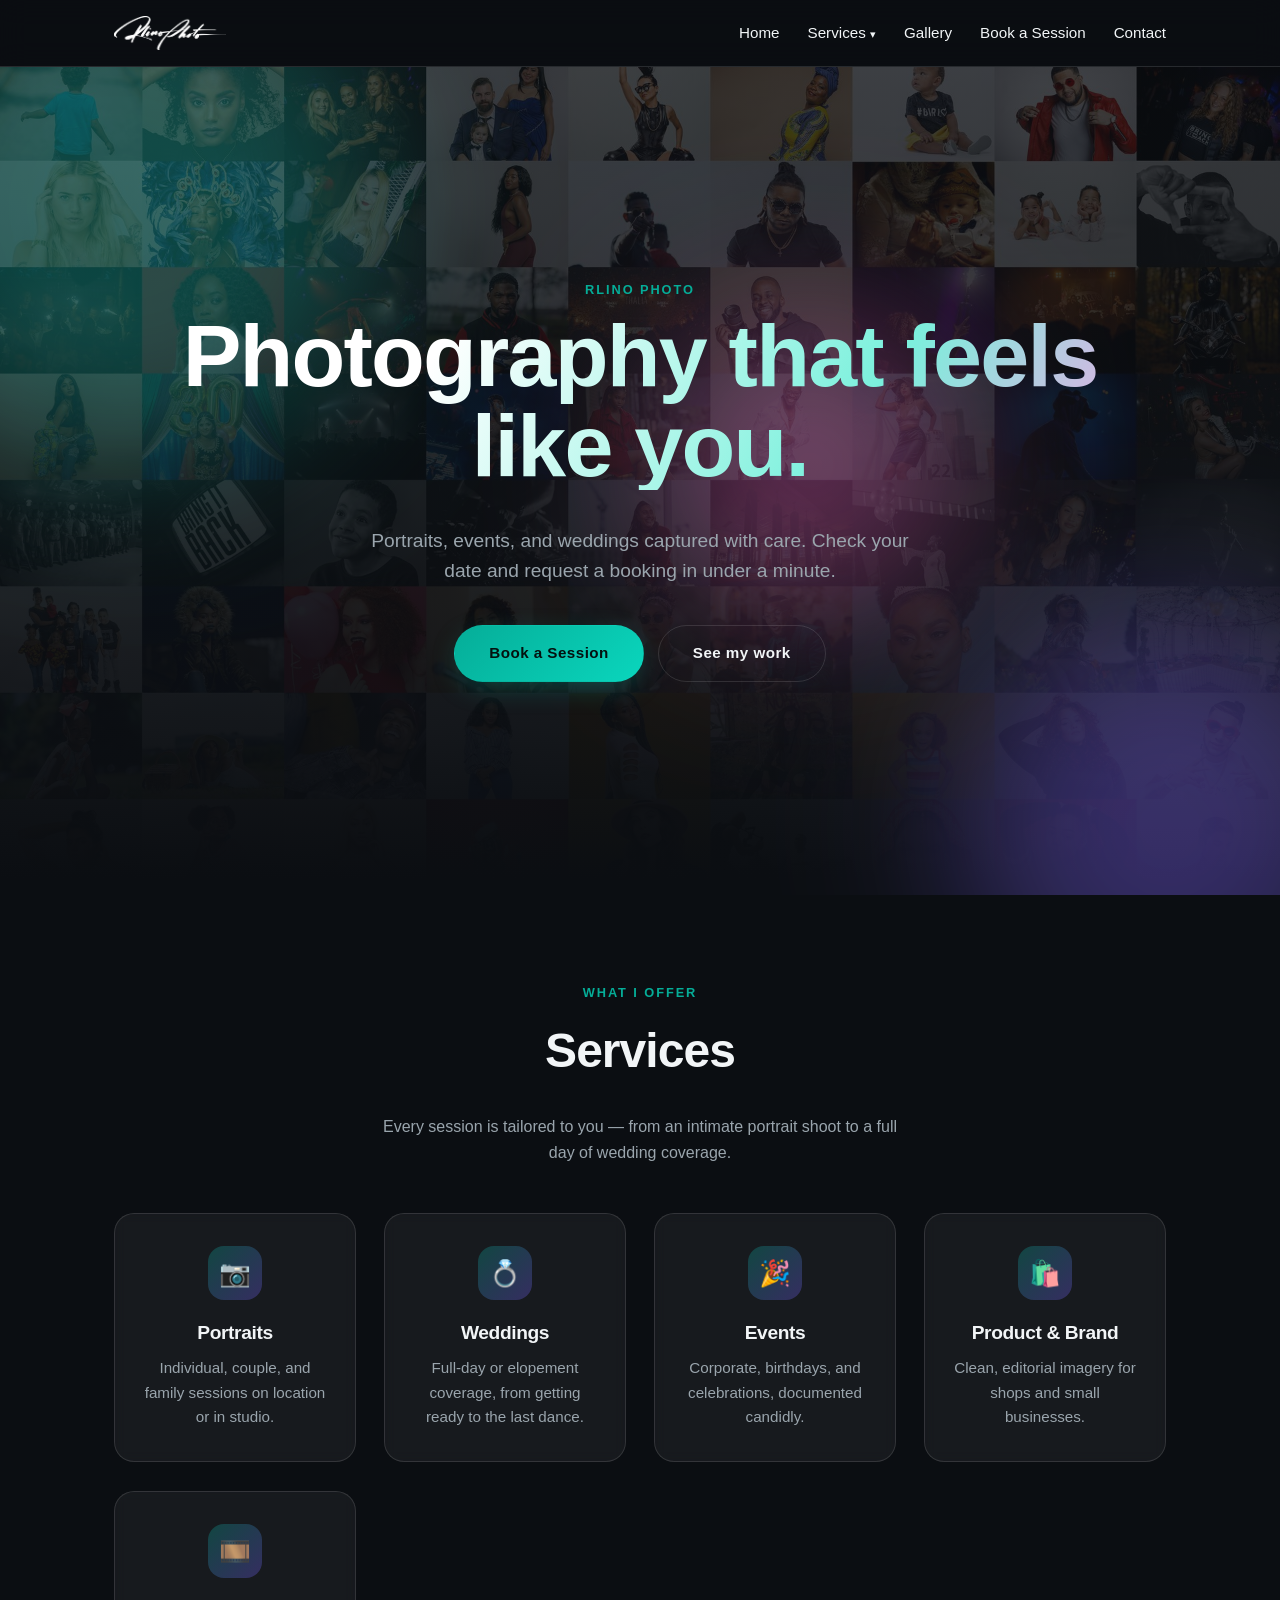
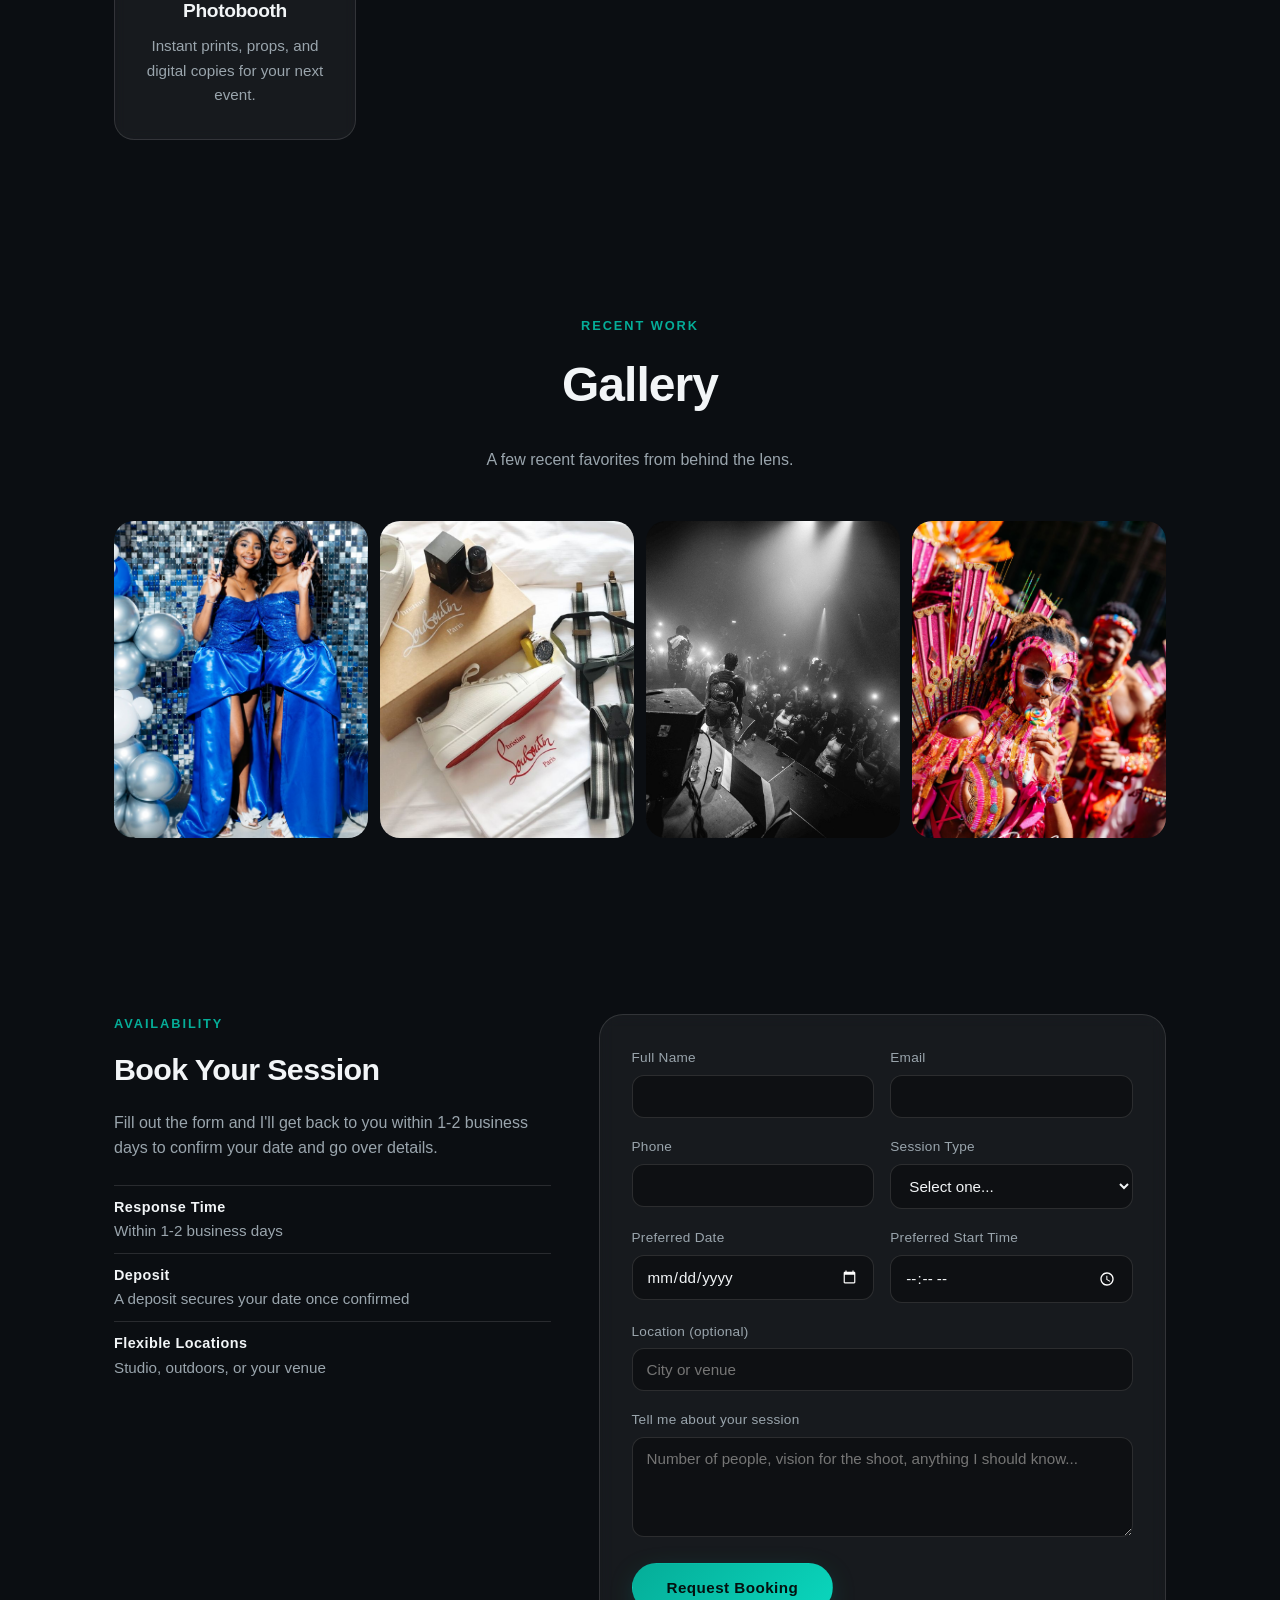
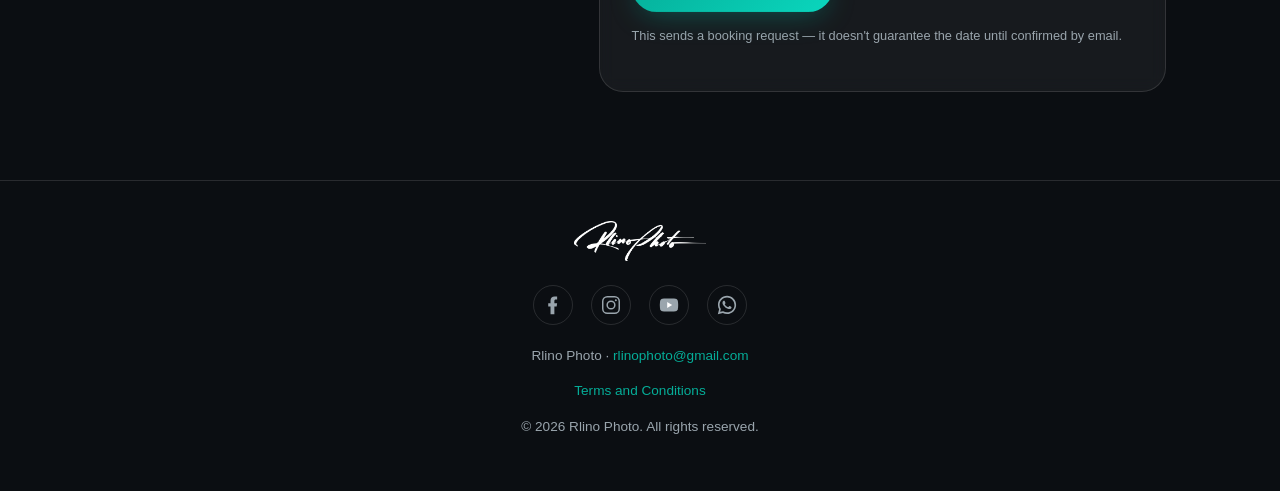
<file: index.html>
<!DOCTYPE html>
<html lang="en">
<head>
<meta charset="UTF-8" />
<meta name="viewport" content="width=device-width, initial-scale=1.0" />
<title>Rlino Photo — Photography Booking</title>
<meta name="description" content="Rlino Photo — book your photography session online. Portraits, events, and weddings." />
<link rel="icon" href="assets/favicon.ico" sizes="any" />
<link rel="icon" href="assets/favicon.png" type="image/png" />
<link rel="apple-touch-icon" href="assets/apple-touch-icon.png" />
<link rel="stylesheet" href="style.css" />
<link rel="stylesheet" href="theme.css" />
</head>
<body class="pb">

<div class="pb-progress" aria-hidden="true"></div>
<div class="pb-flash" aria-hidden="true"></div>

<header class="site-header">
  <div class="container">
    <a href="#" class="logo"><img src="assets/logo-black.png" alt="Rlino Photo" /></a>
    <nav>
      <ul class="nav-links">
        <li><a href="index.html">Home</a></li>
        <li class="has-dropdown">
          <button type="button" class="dropdown-toggle" aria-expanded="false" aria-haspopup="true">Services <span aria-hidden="true">&#9662;</span></button>
          <ul class="dropdown">
            <li><a href="portraits.html">Portraits</a></li>
            <li><a href="weddings.html">Weddings</a></li>
            <li><a href="events.html">Events</a></li>
            <li><a href="product-brand.html">Product &amp; Brand</a></li>
            <li><a href="photobooth.html">Photobooth</a></li>
          </ul>
        </li>
        <li><a href="index.html#gallery">Gallery</a></li>
        <li><a href="index.html#booking">Book a Session</a></li>
        <li><a href="index.html#contact">Contact</a></li>
      </ul>
    </nav>
    <button class="nav-toggle" aria-label="Toggle navigation">&#9776;</button>
  </div>
</header>

<section class="hero has-photo">
  <span class="pb-blob b1" aria-hidden="true"></span>
  <span class="pb-blob b2" aria-hidden="true"></span>
  <span class="pb-blob b3" aria-hidden="true"></span>
  <div class="container">
    <span class="eyebrow">Rlino Photo</span>
    <h1>Photography that feels like you.</h1>
    <p>Portraits, events, and weddings captured with care. Check your date and request a booking in under a minute.</p>
    <div class="pb-hero-actions">
      <a href="#booking" class="btn btn-primary" data-flash>Book a Session</a>
      <a href="#gallery" class="btn pb-btn-ghost">See my work</a>
    </div>
  </div>
</section>

<section id="services">
  <div class="container">
    <div class="section-heading reveal">
      <span class="eyebrow">What I Offer</span>
      <h2>Services</h2>
      <p>Every session is tailored to you — from an intimate portrait shoot to a full day of wedding coverage.</p>
    </div>
    <div class="services-grid">
      <a class="service-card reveal" href="portraits.html">
        <div class="pb-icon" aria-hidden="true">📷</div>
        <h3>Portraits</h3>
        <p>Individual, couple, and family sessions on location or in studio.</p>
      </a>
      <a class="service-card reveal" href="weddings.html">
        <div class="pb-icon" aria-hidden="true">💍</div>
        <h3>Weddings</h3>
        <p>Full-day or elopement coverage, from getting ready to the last dance.</p>
      </a>
      <a class="service-card reveal" href="events.html">
        <div class="pb-icon" aria-hidden="true">🎉</div>
        <h3>Events</h3>
        <p>Corporate, birthdays, and celebrations, documented candidly.</p>
      </a>
      <a class="service-card reveal" href="product-brand.html">
        <div class="pb-icon" aria-hidden="true">🛍️</div>
        <h3>Product &amp; Brand</h3>
        <p>Clean, editorial imagery for shops and small businesses.</p>
      </a>
      <a class="service-card reveal" href="photobooth.html">
        <div class="pb-icon" aria-hidden="true">🎞️</div>
        <h3>Photobooth</h3>
        <p>Instant prints, props, and digital copies for your next event.</p>
      </a>
    </div>
  </div>
</section>

<section id="gallery">
  <div class="container">
    <div class="section-heading reveal">
      <span class="eyebrow">Recent Work</span>
      <h2>Gallery</h2>
      <p>A few recent favorites from behind the lens.</p>
    </div>
    <div class="gallery-grid">
      <a class="frame reveal" href="events.html" aria-label="View our event photography"><img src="assets/gallery1.jpg" alt="Two quinceañera guests of honor in matching blue gowns and tiaras" loading="lazy" /></a>
      <a class="frame reveal" href="weddings.html" aria-label="View our wedding photography"><img src="assets/gallery2.jpg" alt="Groom's details: white sneakers, watch and striped suspenders with a bow tie laid out on a bed" loading="lazy" /></a>
      <div class="frame reveal"><img src="assets/gallery3.jpg" alt="Concert stage view of a performer and crowd under spotlights" loading="lazy" /></div>
      <a class="frame reveal" href="https://www.facebook.com/media/set/?set=a.1701070702020775&amp;type=3" target="_blank" rel="noopener noreferrer" aria-label="View more photos in our Facebook album">
        <img src="assets/gallery4.jpg" alt="Carnival performer in a pink and gold feathered costume" loading="lazy" />
      </a>
    </div>
  </div>
</section>

<section id="booking">
  <div class="container booking-layout">
    <div class="booking-info reveal">
      <span class="eyebrow">Availability</span>
      <h2>Book Your Session</h2>
      <p>Fill out the form and I'll get back to you within 1-2 business days to confirm your date and go over details.</p>
      <ul>
        <li><strong>Response Time</strong>Within 1-2 business days</li>
        <li><strong>Deposit</strong>A deposit secures your date once confirmed</li>
        <li><strong>Flexible Locations</strong>Studio, outdoors, or your venue</li>
      </ul>
    </div>

    <form
      id="booking-form"
      class="booking-form reveal"
      action="https://formsubmit.co/ajax/rlinophoto@gmail.com"
      method="POST"
      novalidate
    >
      <!-- FormSubmit configuration -->
      <input type="hidden" name="_subject" value="New booking request — Rlino Photo" />
      <input type="hidden" name="_captcha" value="false" />
      <input type="hidden" name="_template" value="table" />
      <input type="text" name="_honey" class="honeypot" tabindex="-1" autocomplete="off" />

      <div class="form-row">
        <div class="field">
          <label for="name">Full Name</label>
          <input type="text" id="name" name="Name" required />
          <span class="field-error">Please enter your full name.</span>
        </div>
        <div class="field">
          <label for="email">Email</label>
          <input type="email" id="email" name="Email" required />
          <span class="field-error">Please enter a valid email address.</span>
        </div>
      </div>

      <div class="form-row">
        <div class="field">
          <label for="phone">Phone</label>
          <input type="tel" id="phone" name="Phone" required />
          <span class="field-error">Please enter a valid phone number.</span>
        </div>
        <div class="field">
          <label for="session-type">Session Type</label>
          <select id="session-type" name="Session Type" required>
            <option value="">Select one...</option>
            <option value="Portrait">Portrait</option>
            <option value="Wedding">Wedding</option>
            <option value="Event">Event</option>
            <option value="Photobooth">Photobooth</option>
            <option value="Product / Brand">Product / Brand</option>
            <option value="Other">Other</option>
          </select>
          <span class="field-error">Please choose a session type.</span>
        </div>
      </div>

      <div class="form-row">
        <div class="field">
          <label for="session-date">Preferred Date</label>
          <input type="date" id="session-date" name="Preferred Date" required />
          <span class="field-error">Please choose a preferred date.</span>
        </div>
        <div class="field">
          <label for="session-time">Preferred Start Time</label>
          <input type="time" id="session-time" name="Preferred Start Time" min="08:00" max="20:00" required />
          <span class="field-error">Please choose a starting time between 8am and 8pm.</span>
        </div>
      </div>

      <div class="field">
        <label for="location">Location (optional)</label>
        <input type="text" id="location" name="Location" placeholder="City or venue" />
      </div>

      <div class="field">
        <label for="message">Tell me about your session</label>
        <textarea id="message" name="Message" placeholder="Number of people, vision for the shoot, anything I should know..."></textarea>
      </div>

      <div class="field" data-field="recaptcha">
        <div class="g-recaptcha" data-sitekey="6Le8zXotAAAAAJ4GMDx2VczdTMz6WtMB9xp1pEdB"></div>
        <span class="field-error">Please check the box to verify you're not a robot.</span>
      </div>

      <button type="submit" class="btn btn-primary">Request Booking</button>
      <p class="form-note">This sends a booking request — it doesn't guarantee the date until confirmed by email.</p>
      <div id="form-status" class="form-status" role="status" aria-live="polite"></div>
    </form>
  </div>
</section>

<footer class="site-footer" id="contact">
  <div class="container">
    <img src="assets/logo-black.png" alt="Rlino Photo" class="footer-logo" />
    <ul class="social-links">
      <li>
        <a href="https://www.facebook.com/RlinoPhoto" target="_blank" rel="noopener noreferrer" aria-label="Rlino Photo on Facebook">
          <svg viewBox="0 0 24 24" width="22" height="22" fill="currentColor" aria-hidden="true"><path d="M13.5 22v-8.5H16l.5-3.5h-3V7.7c0-1 .3-1.7 1.7-1.7H16.5V2.8C16.1 2.7 15 2.6 13.7 2.6c-2.6 0-4.4 1.6-4.4 4.5V10H6.8v3.5h2.5V22h4.2z"/></svg>
        </a>
      </li>
      <li>
        <a href="https://www.instagram.com/rlino_photo" target="_blank" rel="noopener noreferrer" aria-label="Rlino Photo on Instagram">
          <svg viewBox="0 0 24 24" width="22" height="22" fill="none" stroke="currentColor" stroke-width="1.6" aria-hidden="true"><rect x="3" y="3" width="18" height="18" rx="5"/><circle cx="12" cy="12" r="4.2"/><circle cx="17.3" cy="6.7" r="1.1" fill="currentColor" stroke="none"/></svg>
        </a>
      </li>
      <li>
        <a href="https://www.youtube.com/channel/UCUOVCquX0OLVhpAQAoR_41Q" target="_blank" rel="noopener noreferrer" aria-label="Rlino Photo on YouTube">
          <svg viewBox="0 0 24 24" width="22" height="22" fill="currentColor" aria-hidden="true"><path d="M22 12s0-3.2-.4-4.7a2.9 2.9 0 0 0-2-2C17.9 5 12 5 12 5s-5.9 0-7.6.3a2.9 2.9 0 0 0-2 2C2 8.8 2 12 2 12s0 3.2.4 4.7a2.9 2.9 0 0 0 2 2C6.1 19 12 19 12 19s5.9 0 7.6-.3a2.9 2.9 0 0 0 2-2C22 15.2 22 12 22 12z" stroke="none"/><path d="M10 8.8l5.5 3.2-5.5 3.2z" fill="#ffffff" stroke="none"/></svg>
        </a>
      </li>
      <li>
        <a href="https://wa.me/31614052814" target="_blank" rel="noopener noreferrer" aria-label="Message Rlino Photo on WhatsApp">
          <svg viewBox="0 0 24 24" width="22" height="22" fill="currentColor" aria-hidden="true"><path d="M12.04 2C6.58 2 2.13 6.45 2.13 11.91c0 1.75.46 3.39 1.26 4.81L2 22l5.44-1.36a9.9 9.9 0 0 0 4.6 1.14h.01c5.46 0 9.9-4.45 9.9-9.91C21.95 6.45 17.5 2 12.04 2zm0 18.02h-.01a8.1 8.1 0 0 1-4.13-1.13l-.3-.18-3.07.77.82-3-.2-.31a8.07 8.07 0 0 1-1.24-4.3c0-4.46 3.63-8.09 8.13-8.09 2.17 0 4.21.85 5.75 2.38a8.05 8.05 0 0 1 2.38 5.72c0 4.46-3.63 8.14-8.13 8.14zm4.45-6.08c-.24-.12-1.45-.71-1.67-.79-.22-.08-.39-.12-.55.12-.16.24-.63.79-.78.95-.14.16-.29.18-.53.06-.24-.12-1.03-.38-1.96-1.21-.72-.64-1.21-1.44-1.35-1.68-.14-.24-.01-.37.11-.49.11-.11.24-.29.37-.43.12-.14.16-.24.24-.4.08-.16.04-.3-.02-.43-.06-.12-.55-1.32-.75-1.81-.2-.48-.4-.41-.55-.42h-.47c-.16 0-.42.06-.64.3-.22.24-.84.82-.84 2s.86 2.32.98 2.48c.12.16 1.7 2.6 4.13 3.64.58.25 1.03.4 1.38.51.58.18 1.11.16 1.53.1.47-.07 1.45-.59 1.65-1.16.2-.57.2-1.06.14-1.16-.06-.1-.22-.16-.46-.28z"/></svg>
        </a>
      </li>
    </ul>
    <p>Rlino Photo &middot; <a href="mailto:rlinophoto@gmail.com">rlinophoto@gmail.com</a></p>
    <p><a href="terms.html">Terms and Conditions</a></p>
    <p>&copy; <span id="year"></span> Rlino Photo. All rights reserved.</p>
  </div>
</footer>

<script src="https://www.google.com/recaptcha/api.js" async defer></script>
<script src="script.js"></script>
<script src="theme.js"></script>
<script>document.getElementById("year").textContent = new Date().getFullYear();</script>
</body>
</html>
</file>
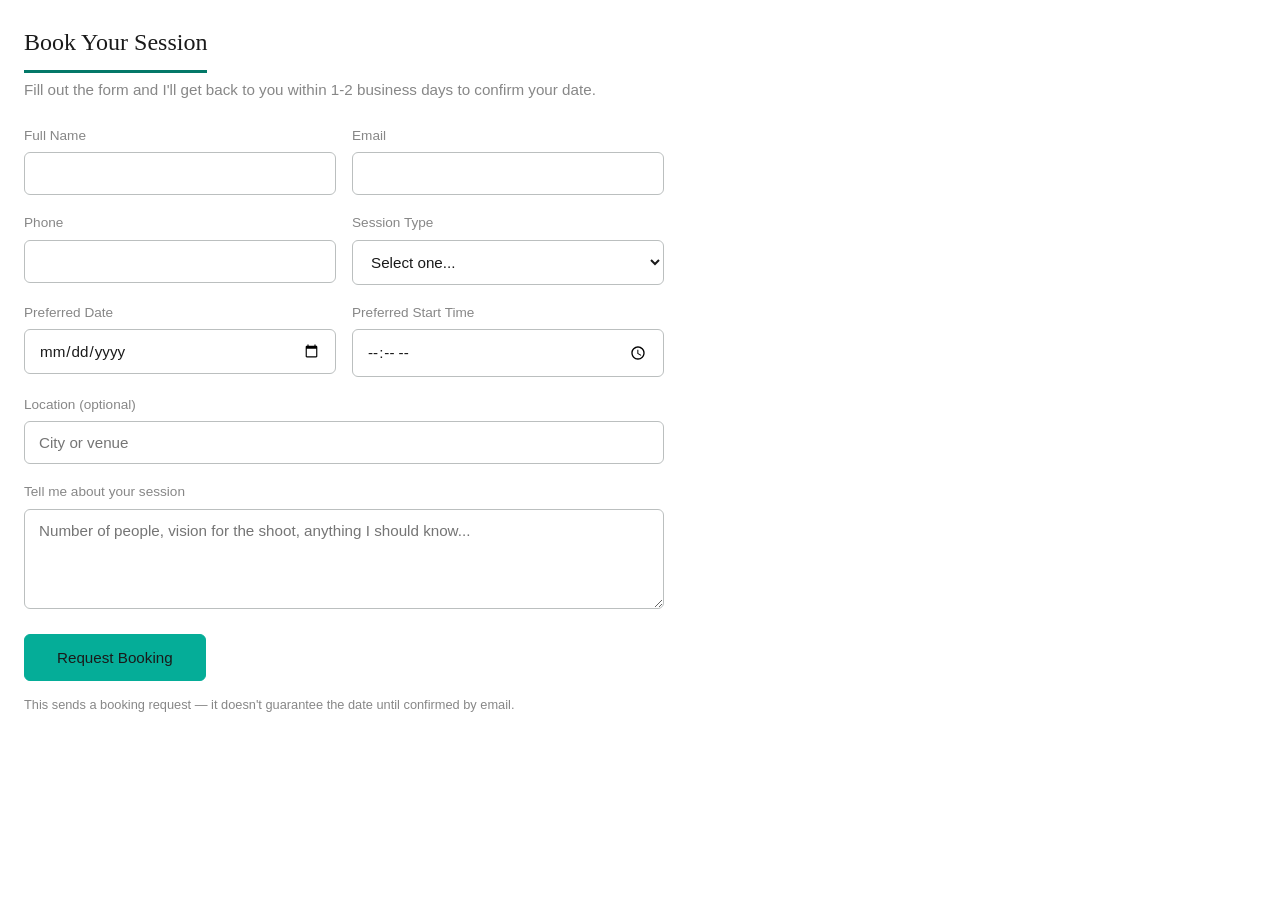
<file: booking.html>
<!DOCTYPE html>
<html lang="en">
<head>
<meta charset="UTF-8" />
<meta name="viewport" content="width=device-width, initial-scale=1.0" />
<title>Book a Session — Rlino Photo</title>
<link rel="icon" href="assets/favicon.ico" sizes="any" />
<link rel="icon" href="assets/favicon.png" type="image/png" />
<link rel="stylesheet" href="booking-embed.css" />
</head>
<body>

<h2>Book Your Session</h2>
<p class="intro">Fill out the form and I'll get back to you within 1-2 business days to confirm your date.</p>

<form
  id="booking-form"
  class="booking-form"
  action="https://formsubmit.co/ajax/rlinophoto@gmail.com"
  method="POST"
  novalidate
>
  <input type="hidden" name="_subject" value="New booking request — Rlino Photo" />
  <input type="hidden" name="_captcha" value="false" />
  <input type="hidden" name="_template" value="table" />
  <input type="text" name="_honey" class="honeypot" tabindex="-1" autocomplete="off" />

  <div class="form-row">
    <div class="field">
      <label for="name">Full Name</label>
      <input type="text" id="name" name="Name" required />
      <span class="field-error">Please enter your full name.</span>
    </div>
    <div class="field">
      <label for="email">Email</label>
      <input type="email" id="email" name="Email" required />
      <span class="field-error">Please enter a valid email address.</span>
    </div>
  </div>

  <div class="form-row">
    <div class="field">
      <label for="phone">Phone</label>
      <input type="tel" id="phone" name="Phone" required />
      <span class="field-error">Please enter a valid phone number.</span>
    </div>
    <div class="field">
      <label for="session-type">Session Type</label>
      <select id="session-type" name="Session Type" required>
        <option value="">Select one...</option>
        <option value="Portrait">Portrait</option>
        <option value="Wedding">Wedding</option>
        <option value="Event">Event</option>
        <option value="Photobooth">Photobooth</option>
        <option value="Product / Brand">Product / Brand</option>
        <option value="Other">Other</option>
      </select>
      <span class="field-error">Please choose a session type.</span>
    </div>
  </div>

  <div class="form-row">
    <div class="field">
      <label for="session-date">Preferred Date</label>
      <input type="date" id="session-date" name="Preferred Date" required />
      <span class="field-error">Please choose a preferred date.</span>
    </div>
    <div class="field">
      <label for="session-time">Preferred Start Time</label>
      <input type="time" id="session-time" name="Preferred Start Time" min="08:00" max="20:00" required />
      <span class="field-error">Please choose a starting time between 8am and 8pm.</span>
    </div>
  </div>

  <div class="field">
    <label for="location">Location (optional)</label>
    <input type="text" id="location" name="Location" placeholder="City or venue" />
  </div>

  <div class="field">
    <label for="message">Tell me about your session</label>
    <textarea id="message" name="Message" placeholder="Number of people, vision for the shoot, anything I should know..."></textarea>
  </div>

  <div class="field" data-field="recaptcha">
    <div class="g-recaptcha" data-sitekey="6Le8zXotAAAAAJ4GMDx2VczdTMz6WtMB9xp1pEdB"></div>
    <span class="field-error">Please check the box to verify you're not a robot.</span>
  </div>

  <button type="submit" class="btn">Request Booking</button>
  <p class="form-note">This sends a booking request — it doesn't guarantee the date until confirmed by email.</p>
  <div id="form-status" class="form-status" role="status" aria-live="polite"></div>
</form>

<script src="https://www.google.com/recaptcha/api.js" async defer></script>
<script src="script.js"></script>
</body>
</html>
</file>
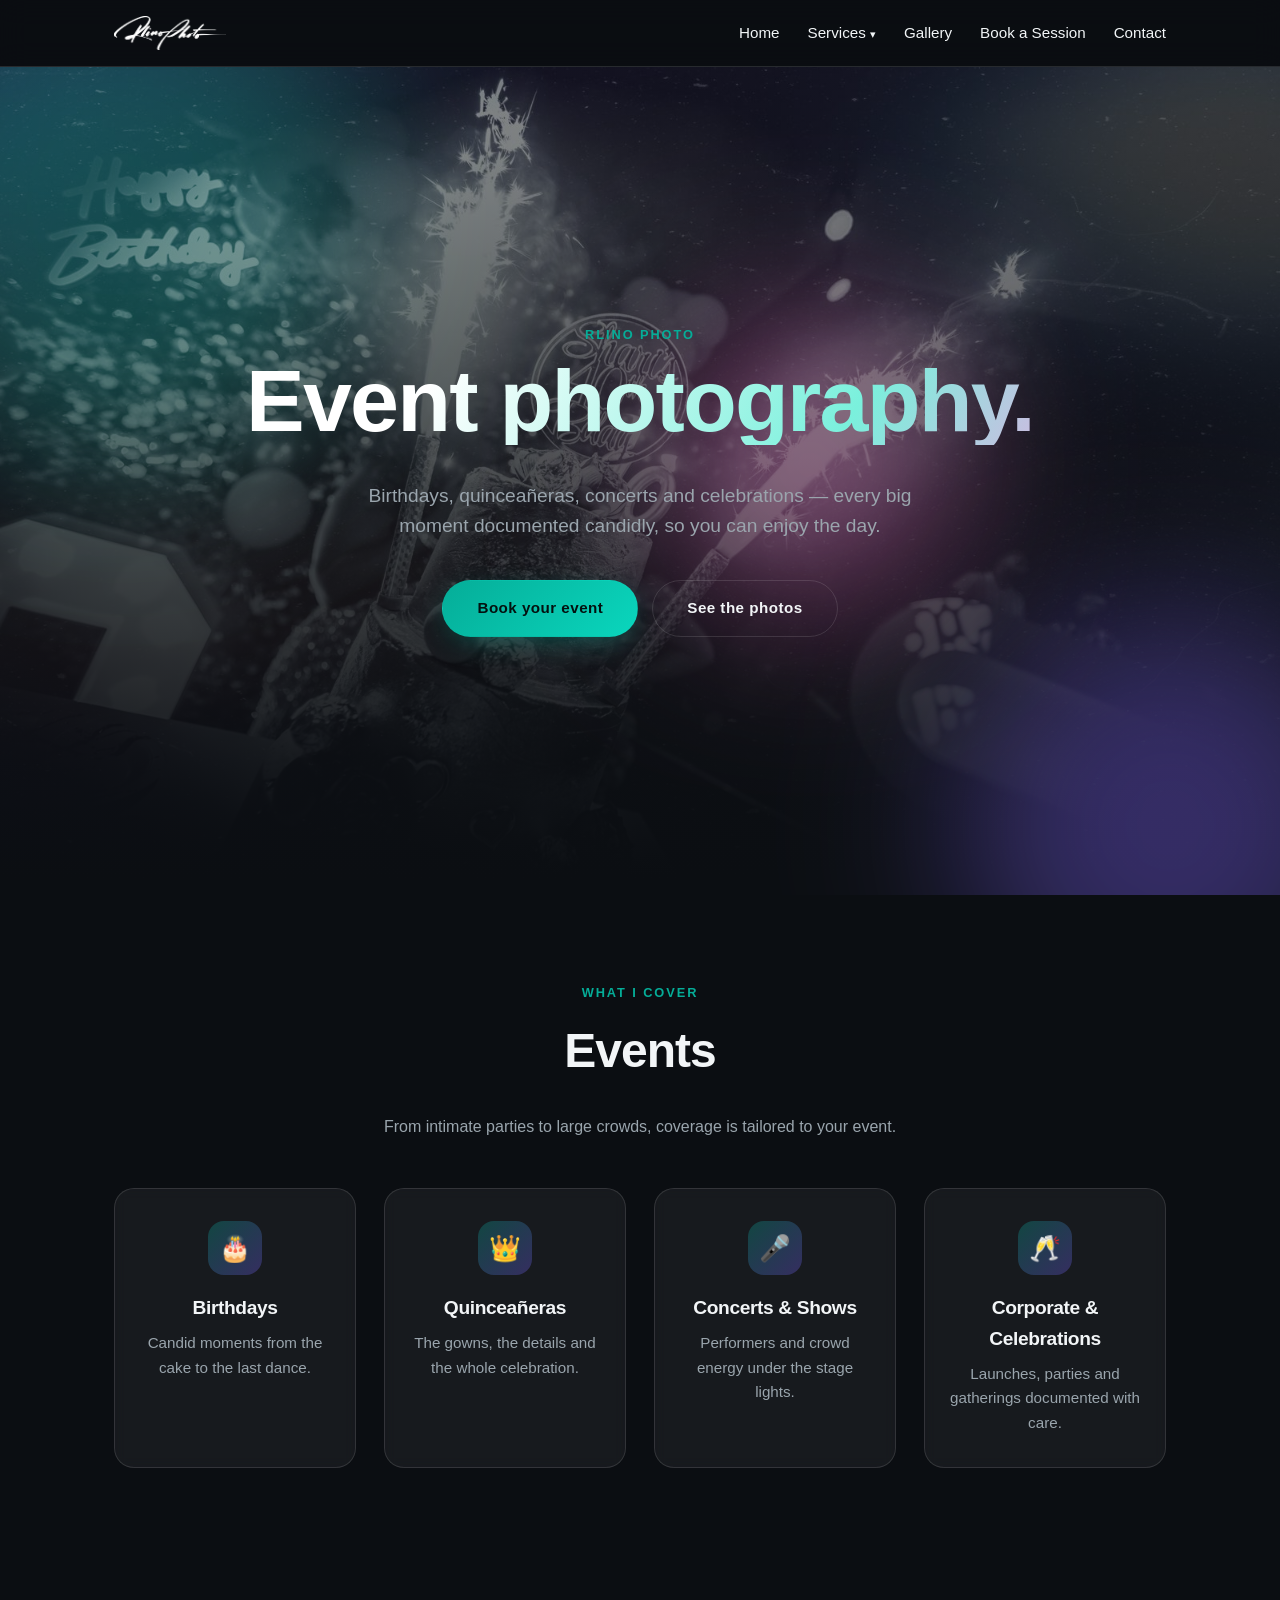
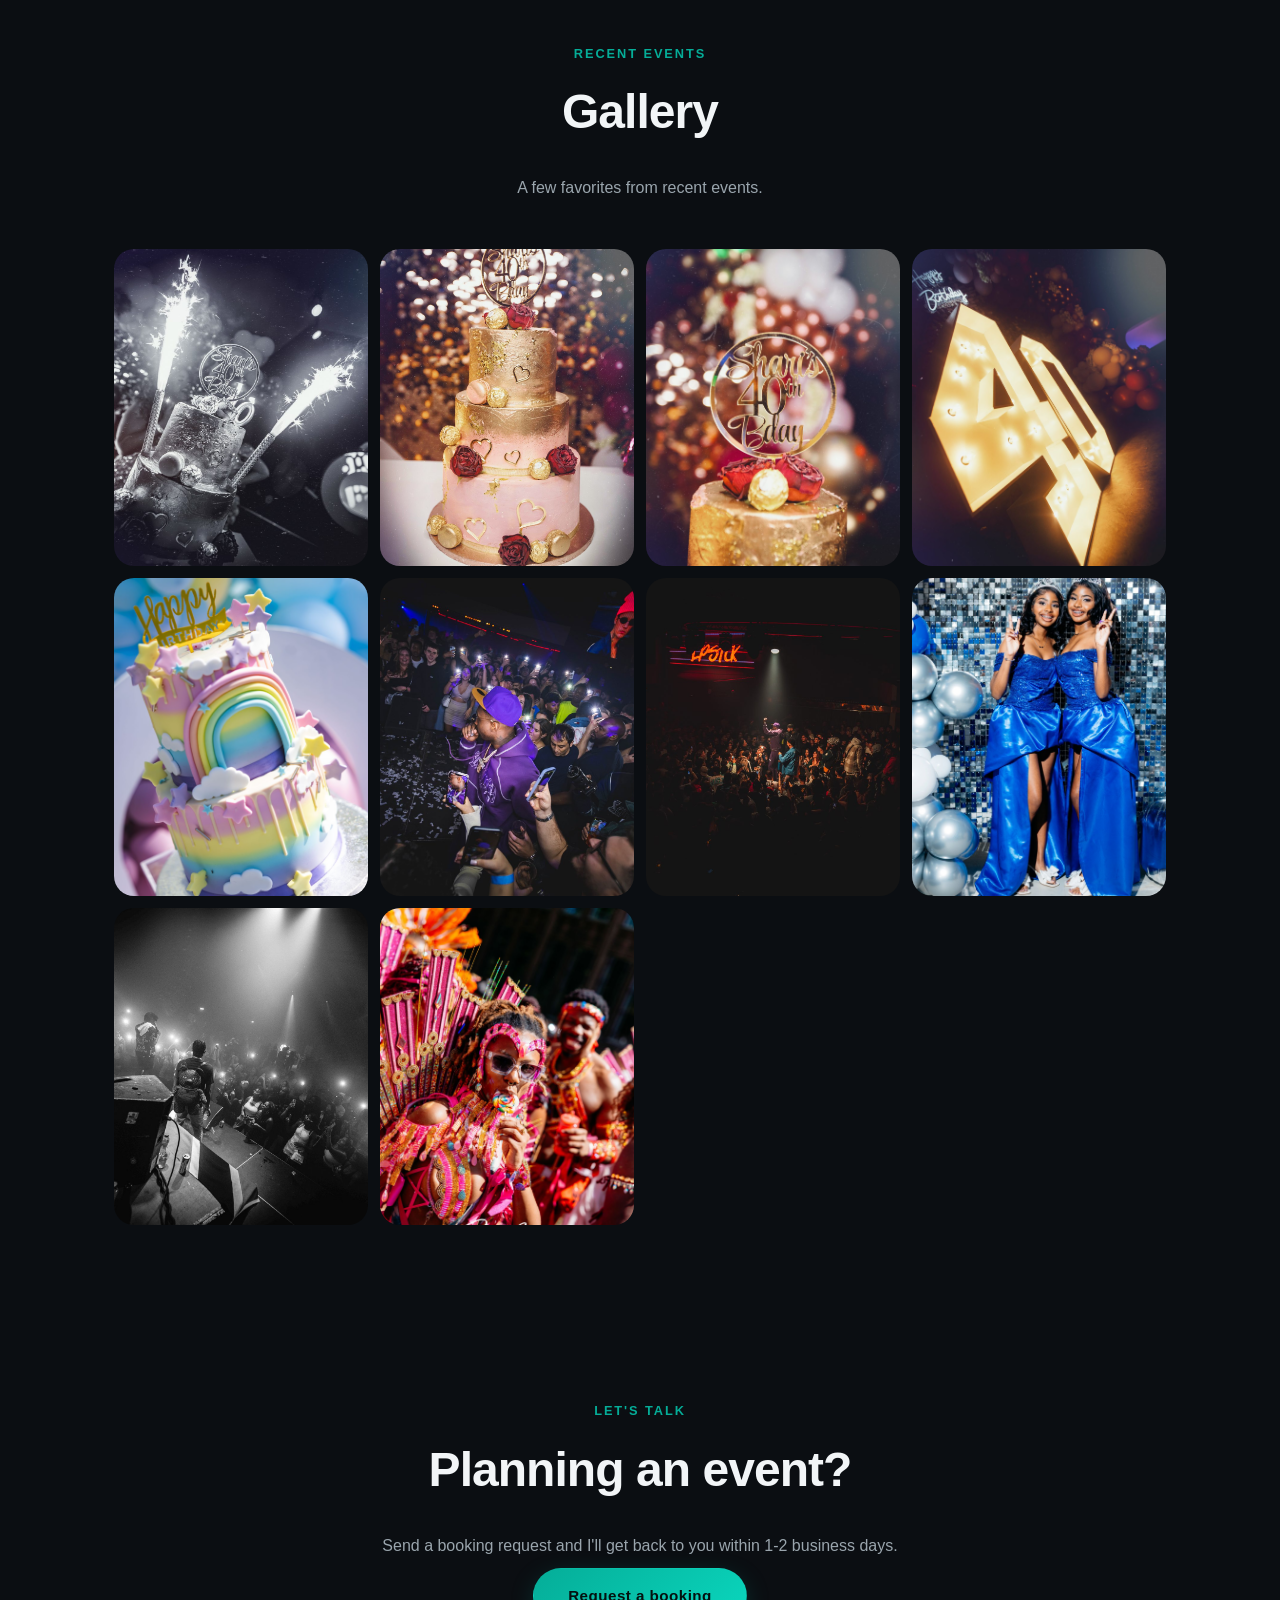
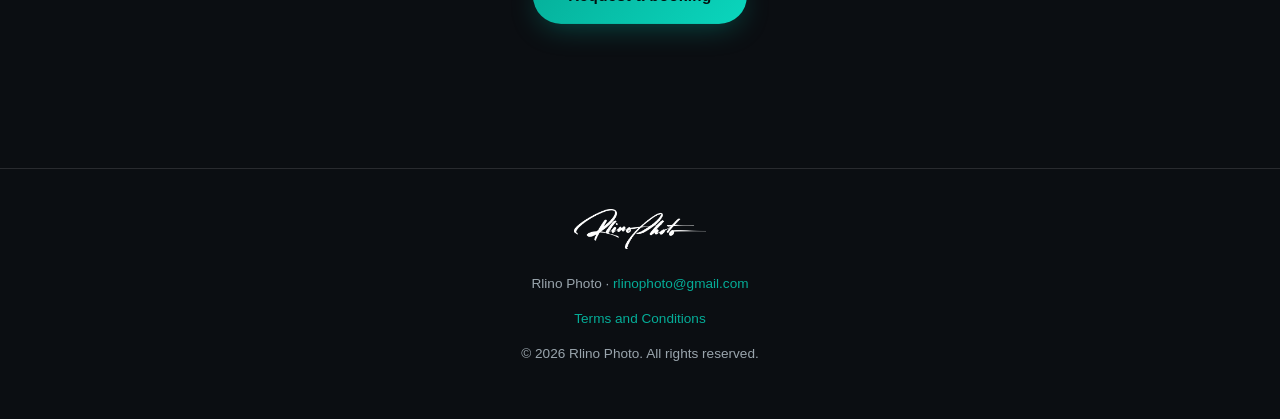
<file: events.html>
<!DOCTYPE html>
<html lang="en">
<head>
<meta charset="UTF-8" />
<meta name="viewport" content="width=device-width, initial-scale=1.0" />
<title>Events — Rlino Photo</title>
<meta name="description" content="Event photography by Rlino Photo — birthdays, quinceañeras, concerts, corporate and celebrations documented candidly." />
<link rel="icon" href="assets/favicon.ico" sizes="any" />
<link rel="icon" href="assets/favicon.png" type="image/png" />
<link rel="apple-touch-icon" href="assets/apple-touch-icon.png" />
<link rel="stylesheet" href="style.css" />
<link rel="stylesheet" href="theme.css" />
</head>
<body class="pb">

<div class="pb-progress" aria-hidden="true"></div>
<div class="pb-flash" aria-hidden="true"></div>

<header class="site-header">
  <div class="container">
    <a href="index.html" class="logo"><img src="assets/logo-black.png" alt="Rlino Photo" /></a>
    <nav>
      <ul class="nav-links">
        <li><a href="index.html">Home</a></li>
        <li class="has-dropdown">
          <button type="button" class="dropdown-toggle" aria-expanded="false" aria-haspopup="true">Services <span aria-hidden="true">&#9662;</span></button>
          <ul class="dropdown">
            <li><a href="portraits.html">Portraits</a></li>
            <li><a href="weddings.html">Weddings</a></li>
            <li><a href="events.html">Events</a></li>
            <li><a href="product-brand.html">Product &amp; Brand</a></li>
            <li><a href="photobooth.html">Photobooth</a></li>
          </ul>
        </li>
        <li><a href="index.html#gallery">Gallery</a></li>
        <li><a href="index.html#booking">Book a Session</a></li>
        <li><a href="index.html#contact">Contact</a></li>
      </ul>
    </nav>
    <button class="nav-toggle" aria-label="Toggle navigation">&#9776;</button>
  </div>
</header>

<section class="hero has-photo hero-events">
  <span class="pb-blob b1" aria-hidden="true"></span>
  <span class="pb-blob b2" aria-hidden="true"></span>
  <span class="pb-blob b3" aria-hidden="true"></span>
  <div class="container">
    <span class="eyebrow">Rlino Photo</span>
    <h1>Event photography.</h1>
    <p>Birthdays, quinceañeras, concerts and celebrations — every big moment documented candidly, so you can enjoy the day.</p>
    <div class="pb-hero-actions">
      <a href="index.html#booking" class="btn btn-primary" data-flash>Book your event</a>
      <a href="#gallery" class="btn pb-btn-ghost">See the photos</a>
    </div>
  </div>
</section>

<section id="types">
  <div class="container">
    <div class="section-heading reveal">
      <span class="eyebrow">What I Cover</span>
      <h2>Events</h2>
      <p>From intimate parties to large crowds, coverage is tailored to your event.</p>
    </div>
    <div class="services-grid">
      <div class="service-card reveal">
        <div class="pb-icon" aria-hidden="true">🎂</div>
        <h3>Birthdays</h3>
        <p>Candid moments from the cake to the last dance.</p>
      </div>
      <div class="service-card reveal">
        <div class="pb-icon" aria-hidden="true">👑</div>
        <h3>Quinceañeras</h3>
        <p>The gowns, the details and the whole celebration.</p>
      </div>
      <div class="service-card reveal">
        <div class="pb-icon" aria-hidden="true">🎤</div>
        <h3>Concerts &amp; Shows</h3>
        <p>Performers and crowd energy under the stage lights.</p>
      </div>
      <div class="service-card reveal">
        <div class="pb-icon" aria-hidden="true">🥂</div>
        <h3>Corporate &amp; Celebrations</h3>
        <p>Launches, parties and gatherings documented with care.</p>
      </div>
    </div>
  </div>
</section>

<section id="gallery">
  <div class="container">
    <div class="section-heading reveal">
      <span class="eyebrow">Recent Events</span>
      <h2>Gallery</h2>
      <p>A few favorites from recent events.</p>
    </div>
    <div class="gallery-grid">
      <div class="frame reveal"><img src="assets/event-1.jpg" alt="Birthday cake with sparklers at a 40th birthday party, black and white" loading="lazy" /></div>
      <div class="frame reveal"><img src="assets/event-2.jpg" alt="Three-tier pink and gold birthday cake with red roses and a 40th birthday topper" loading="lazy" /></div>
      <div class="frame reveal"><img src="assets/event-3.jpg" alt="Close-up of a gold 40th birthday cake topper with roses and sparkling lights" loading="lazy" /></div>
      <div class="frame reveal"><img src="assets/event-4.jpg" alt="Illuminated marquee number 40 at a birthday party" loading="lazy" /></div>
      <div class="frame reveal"><img src="assets/event-5.jpg" alt="Two-tier pastel rainbow birthday cake with stars, clouds and a Happy Birthday topper" loading="lazy" /></div>
      <div class="frame reveal"><img src="assets/event-6.jpg" alt="Rapper in a purple hoodie performing in front of a crowd filming on their phones" loading="lazy" /></div>
      <div class="frame reveal"><img src="assets/event-7.jpg" alt="Performer on stage under a spotlight with a packed crowd and a neon sign" loading="lazy" /></div>
      <div class="frame reveal"><img src="assets/gallery1.jpg" alt="Two quinceañera guests of honor in matching blue gowns and tiaras" loading="lazy" /></div>
      <div class="frame reveal"><img src="assets/gallery3.jpg" alt="Concert stage view of a performer and crowd under spotlights" loading="lazy" /></div>
      <div class="frame reveal"><img src="assets/gallery4.jpg" alt="Carnival performer in a pink and gold feathered costume" loading="lazy" /></div>
    </div>
  </div>
</section>

<section id="cta">
  <div class="container">
    <div class="section-heading reveal">
      <span class="eyebrow">Let's Talk</span>
      <h2>Planning an event?</h2>
      <p>Send a booking request and I'll get back to you within 1-2 business days.</p>
      <p><a href="index.html#booking" class="btn btn-primary" data-flash>Request a booking</a></p>
    </div>
  </div>
</section>

<footer class="site-footer" id="contact">
  <div class="container">
    <img src="assets/logo-black.png" alt="Rlino Photo" class="footer-logo" />
    <p>Rlino Photo &middot; <a href="mailto:rlinophoto@gmail.com">rlinophoto@gmail.com</a></p>
    <p><a href="terms.html">Terms and Conditions</a></p>
    <p>&copy; <span id="year"></span> Rlino Photo. All rights reserved.</p>
  </div>
</footer>

<script src="script.js"></script>
<script src="theme.js"></script>
<script>document.getElementById("year").textContent = new Date().getFullYear();</script>
</body>
</html>
</file>
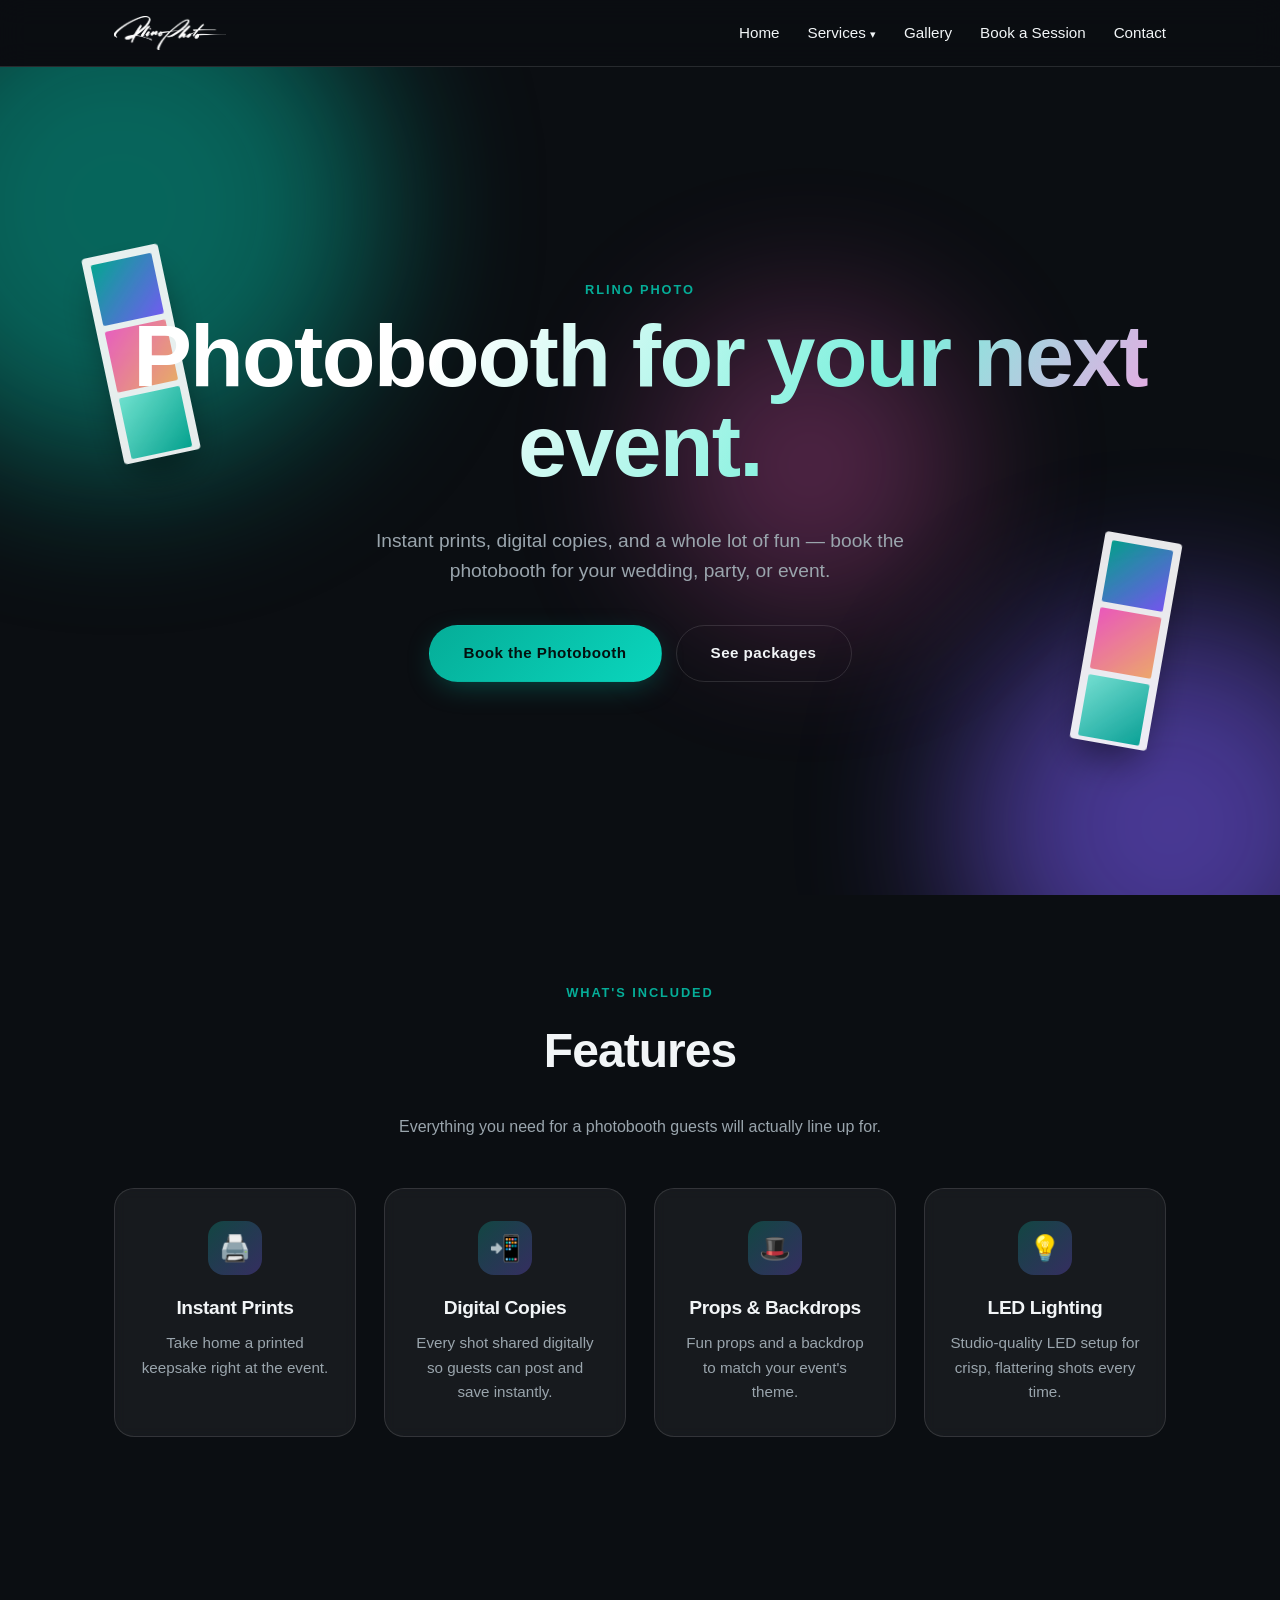
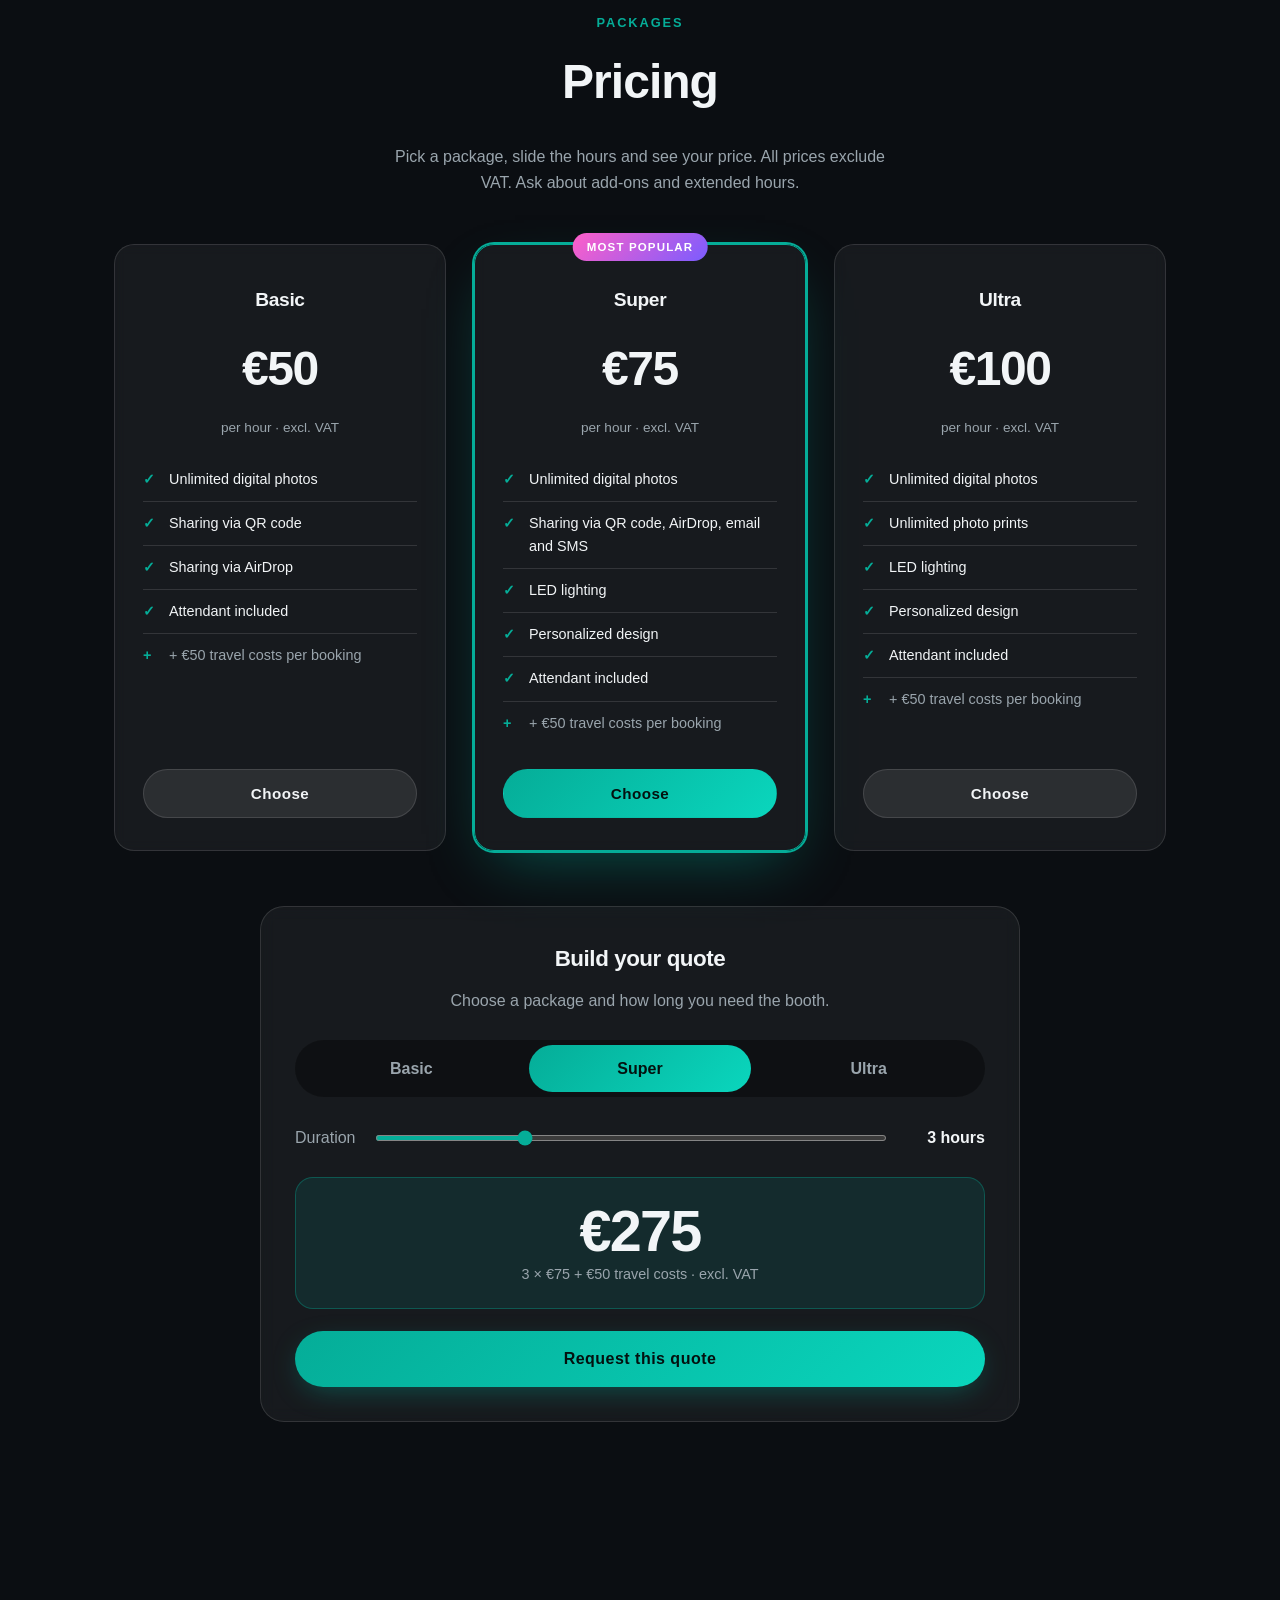
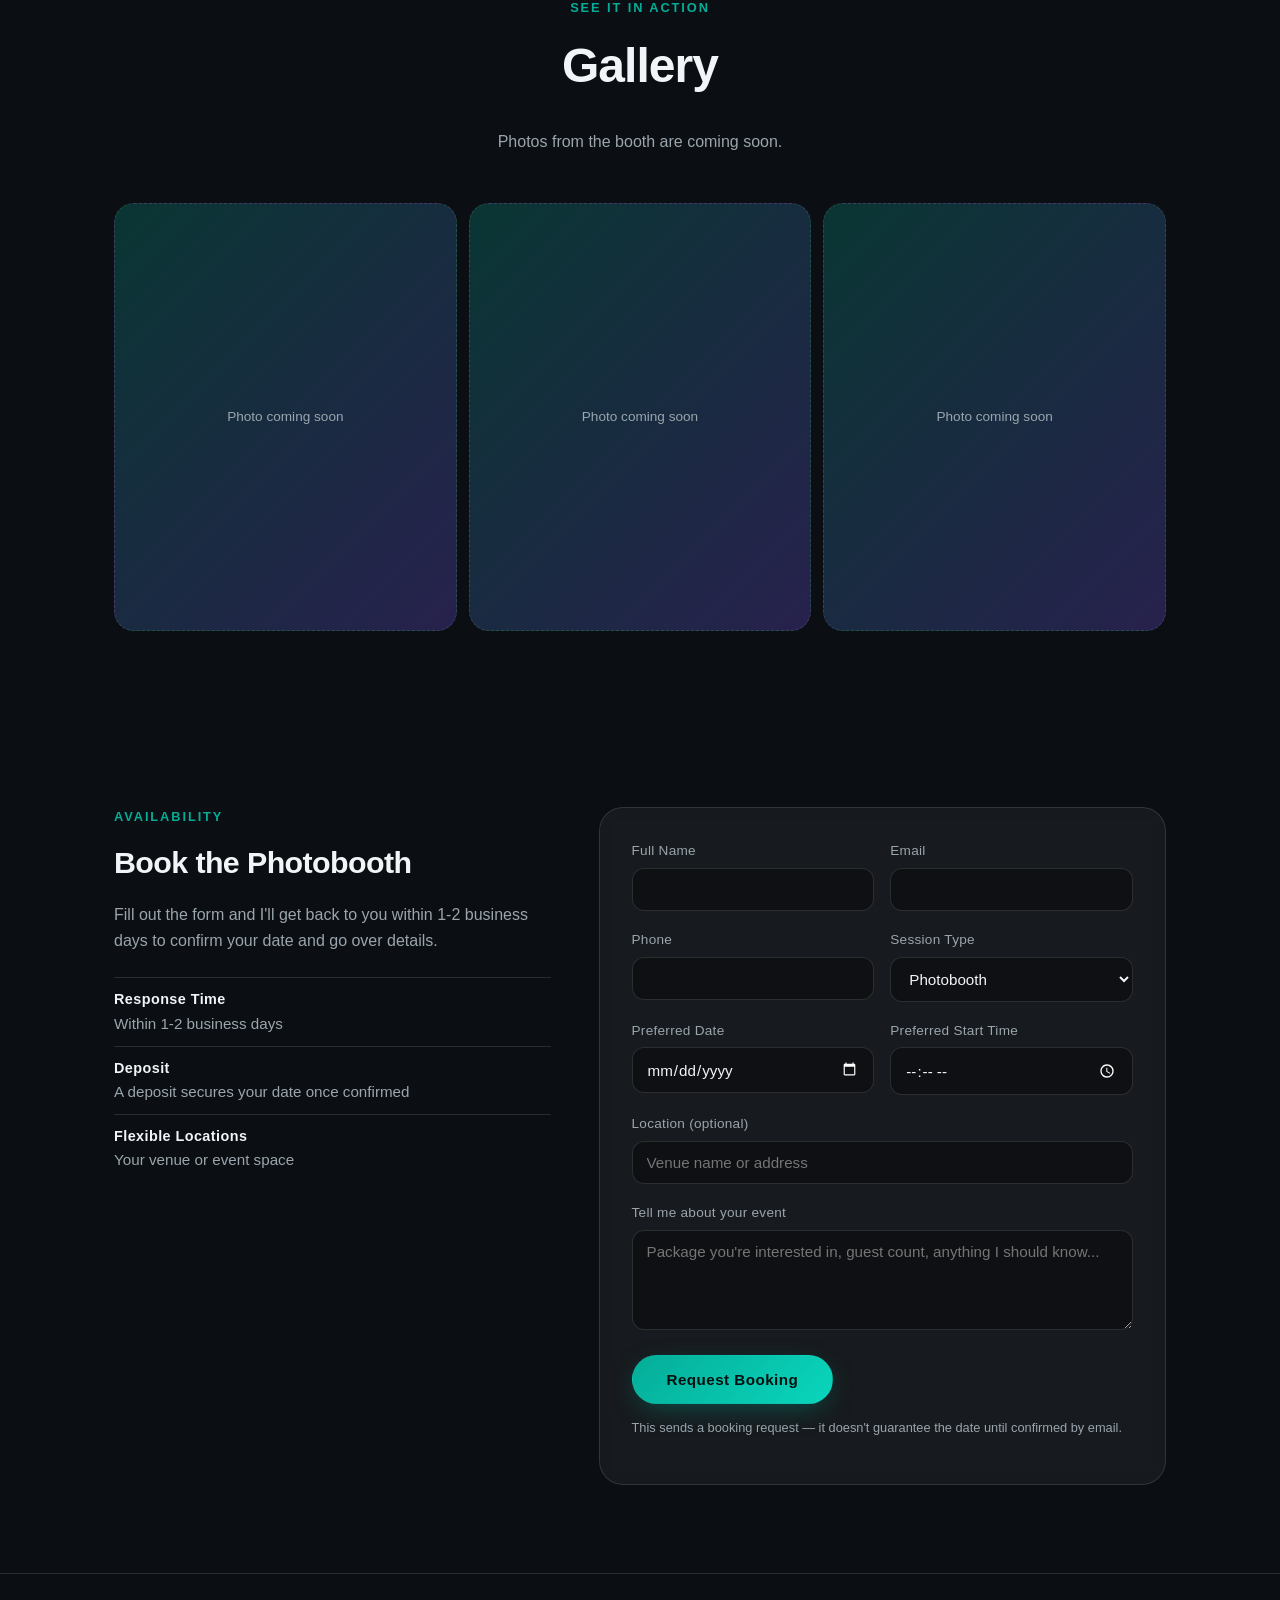
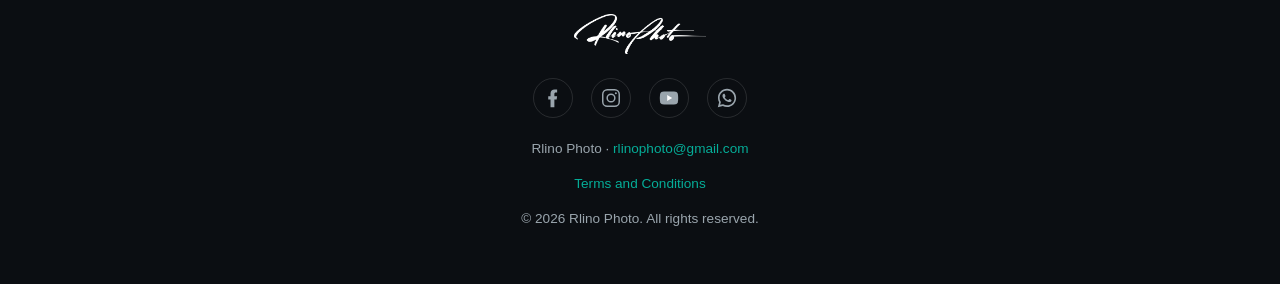
<file: photobooth.html>
<!DOCTYPE html>
<html lang="en">
<head>
<meta charset="UTF-8" />
<meta name="viewport" content="width=device-width, initial-scale=1.0" />
<title>Photobooth — Rlino Photo</title>
<meta name="description" content="Rlino Photo photobooth rental — instant prints, digital sharing, and fun props for weddings, parties, and events." />
<link rel="icon" href="assets/favicon.ico" sizes="any" />
<link rel="icon" href="assets/favicon.png" type="image/png" />
<link rel="apple-touch-icon" href="assets/apple-touch-icon.png" />
<link rel="stylesheet" href="style.css" />
<link rel="stylesheet" href="theme.css" />
</head>
<body class="pb">

<div class="pb-progress" aria-hidden="true"></div>
<div class="pb-flash" aria-hidden="true"></div>

<header class="site-header">
  <div class="container">
    <a href="index.html" class="logo"><img src="assets/logo-black.png" alt="Rlino Photo" /></a>
    <nav>
      <ul class="nav-links">
        <li><a href="index.html">Home</a></li>
        <li class="has-dropdown">
          <button type="button" class="dropdown-toggle" aria-expanded="false" aria-haspopup="true">Services <span aria-hidden="true">&#9662;</span></button>
          <ul class="dropdown">
            <li><a href="portraits.html">Portraits</a></li>
            <li><a href="weddings.html">Weddings</a></li>
            <li><a href="events.html">Events</a></li>
            <li><a href="product-brand.html">Product &amp; Brand</a></li>
            <li><a href="photobooth.html">Photobooth</a></li>
          </ul>
        </li>
        <li><a href="index.html#gallery">Gallery</a></li>
        <li><a href="index.html#booking">Book a Session</a></li>
        <li><a href="index.html#contact">Contact</a></li>
      </ul>
    </nav>
    <button class="nav-toggle" aria-label="Toggle navigation">&#9776;</button>
  </div>
</header>

<section class="hero">
  <span class="pb-blob b1" aria-hidden="true"></span>
  <span class="pb-blob b2" aria-hidden="true"></span>
  <span class="pb-blob b3" aria-hidden="true"></span>
  <div class="pb-strip s1" aria-hidden="true"><span></span><span></span><span></span></div>
  <div class="pb-strip s2" aria-hidden="true"><span></span><span></span><span></span></div>
  <div class="container">
    <span class="eyebrow">Rlino Photo</span>
    <h1>Photobooth for your next event.</h1>
    <p>Instant prints, digital copies, and a whole lot of fun — book the photobooth for your wedding, party, or event.</p>
    <div class="pb-hero-actions">
      <a href="#booking" class="btn btn-primary" data-flash>Book the Photobooth</a>
      <a href="#pricing" class="btn pb-btn-ghost">See packages</a>
    </div>
  </div>
</section>

<section id="features">
  <div class="container">
    <div class="section-heading reveal">
      <span class="eyebrow">What's Included</span>
      <h2>Features</h2>
      <p>Everything you need for a photobooth guests will actually line up for.</p>
    </div>
    <div class="services-grid">
      <div class="service-card reveal">
        <div class="pb-icon" aria-hidden="true">🖨️</div>
        <h3>Instant Prints</h3>
        <p>Take home a printed keepsake right at the event.</p>
      </div>
      <div class="service-card reveal">
        <div class="pb-icon" aria-hidden="true">📲</div>
        <h3>Digital Copies</h3>
        <p>Every shot shared digitally so guests can post and save instantly.</p>
      </div>
      <div class="service-card reveal">
        <div class="pb-icon" aria-hidden="true">🎩</div>
        <h3>Props &amp; Backdrops</h3>
        <p>Fun props and a backdrop to match your event's theme.</p>
      </div>
      <div class="service-card reveal">
        <div class="pb-icon" aria-hidden="true">💡</div>
        <h3>LED Lighting</h3>
        <p>Studio-quality LED setup for crisp, flattering shots every time.</p>
      </div>
    </div>
  </div>
</section>

<section id="pricing">
  <div class="container">
    <div class="section-heading reveal">
      <span class="eyebrow">Packages</span>
      <h2>Pricing</h2>
      <p>Pick a package, slide the hours and see your price. All prices exclude VAT. Ask about add-ons and extended hours.</p>
    </div>
    <div class="pricing-grid">
      <div class="pricing-card reveal" data-package="Basic" data-rate="50">
        <h3>Basic</h3>
        <div class="price">&euro;50</div>
        <div class="duration">per hour &middot; excl. VAT</div>
        <ul>
          <li>Unlimited digital photos</li>
          <li>Sharing via QR code</li>
          <li>Sharing via AirDrop</li>
          <li>Attendant included</li>
          <li>+ &euro;50 travel costs per booking</li>
        </ul>
        <button type="button" class="btn pb-choose">Choose</button>
      </div>
      <div class="pricing-card reveal" data-package="Super" data-rate="75" data-default>
        <span class="pb-badge">Most popular</span>
        <h3>Super</h3>
        <div class="price">&euro;75</div>
        <div class="duration">per hour &middot; excl. VAT</div>
        <ul>
          <li>Unlimited digital photos</li>
          <li>Sharing via QR code, AirDrop, email and SMS</li>
          <li>LED lighting</li>
          <li>Personalized design</li>
          <li>Attendant included</li>
          <li>+ &euro;50 travel costs per booking</li>
        </ul>
        <button type="button" class="btn pb-choose">Choose</button>
      </div>
      <div class="pricing-card reveal" data-package="Ultra" data-rate="100">
        <h3>Ultra</h3>
        <div class="price">&euro;100</div>
        <div class="duration">per hour &middot; excl. VAT</div>
        <ul>
          <li>Unlimited digital photos</li>
          <li>Unlimited photo prints</li>
          <li>LED lighting</li>
          <li>Personalized design</li>
          <li>Attendant included</li>
          <li>+ &euro;50 travel costs per booking</li>
        </ul>
        <button type="button" class="btn pb-choose">Choose</button>
      </div>
    </div>
    <div class="pb-calc reveal">
      <h3>Build your quote</h3>
      <p>Choose a package and how long you need the booth.</p>
      <div class="pb-tabs" role="group" aria-label="Package">
        <button type="button" data-package="Basic">Basic</button>
        <button type="button" data-package="Super">Super</button>
        <button type="button" data-package="Ultra">Ultra</button>
      </div>
      <div class="pb-hours">
        <label for="pb-hours">Duration</label>
        <input type="range" id="pb-hours" min="1" max="8" step="1" value="3" />
        <output id="pb-hours-out" for="pb-hours">3 hours</output>
      </div>
      <div class="pb-total" aria-live="polite">
        <div class="amount" id="pb-amount">&euro;0</div>
        <div class="breakdown" id="pb-breakdown"></div>
      </div>
      <a href="#booking" class="btn btn-primary" id="pb-quote" data-flash>Request this quote</a>
    </div>
  </div>
</section>

<section id="photobooth-gallery">
  <div class="container">
    <div class="section-heading reveal">
      <span class="eyebrow">See It In Action</span>
      <h2>Gallery</h2>
      <p>Photos from the booth are coming soon.</p>
    </div>
    <div class="gallery-grid">
      <div class="frame placeholder reveal">Photo coming soon</div>
      <div class="frame placeholder reveal">Photo coming soon</div>
      <div class="frame placeholder reveal">Photo coming soon</div>
    </div>
  </div>
</section>

<section id="booking">
  <div class="container booking-layout">
    <div class="booking-info reveal">
      <span class="eyebrow">Availability</span>
      <h2>Book the Photobooth</h2>
      <p>Fill out the form and I'll get back to you within 1-2 business days to confirm your date and go over details.</p>
      <ul>
        <li><strong>Response Time</strong>Within 1-2 business days</li>
        <li><strong>Deposit</strong>A deposit secures your date once confirmed</li>
        <li><strong>Flexible Locations</strong>Your venue or event space</li>
      </ul>
    </div>

    <form
      id="booking-form"
      class="booking-form reveal"
      action="https://formsubmit.co/ajax/rlinophoto@gmail.com"
      method="POST"
      novalidate
    >
      <!-- FormSubmit configuration -->
      <input type="hidden" name="_subject" value="New photobooth booking request — Rlino Photo" />
      <input type="hidden" name="_captcha" value="false" />
      <input type="hidden" name="_template" value="table" />
      <input type="text" name="_honey" class="honeypot" tabindex="-1" autocomplete="off" />

      <div class="form-row">
        <div class="field">
          <label for="name">Full Name</label>
          <input type="text" id="name" name="Name" required />
          <span class="field-error">Please enter your full name.</span>
        </div>
        <div class="field">
          <label for="email">Email</label>
          <input type="email" id="email" name="Email" required />
          <span class="field-error">Please enter a valid email address.</span>
        </div>
      </div>

      <div class="form-row">
        <div class="field">
          <label for="phone">Phone</label>
          <input type="tel" id="phone" name="Phone" required />
          <span class="field-error">Please enter a valid phone number.</span>
        </div>
        <div class="field">
          <label for="session-type">Session Type</label>
          <select id="session-type" name="Session Type" required>
            <option value="">Select one...</option>
            <option value="Portrait">Portrait</option>
            <option value="Wedding">Wedding</option>
            <option value="Event">Event</option>
            <option value="Photobooth" selected>Photobooth</option>
            <option value="Product / Brand">Product / Brand</option>
            <option value="Other">Other</option>
          </select>
          <span class="field-error">Please choose a session type.</span>
        </div>
      </div>

      <div class="form-row">
        <div class="field">
          <label for="session-date">Preferred Date</label>
          <input type="date" id="session-date" name="Preferred Date" required />
          <span class="field-error">Please choose a preferred date.</span>
        </div>
        <div class="field">
          <label for="session-time">Preferred Start Time</label>
          <input type="time" id="session-time" name="Preferred Start Time" min="08:00" max="20:00" required />
          <span class="field-error">Please choose a starting time between 8am and 8pm.</span>
        </div>
      </div>

      <div class="field">
        <label for="location">Location (optional)</label>
        <input type="text" id="location" name="Location" placeholder="Venue name or address" />
      </div>

      <div class="field">
        <label for="message">Tell me about your event</label>
        <textarea id="message" name="Message" placeholder="Package you're interested in, guest count, anything I should know..."></textarea>
      </div>

      <div class="field" data-field="recaptcha">
        <div class="g-recaptcha" data-sitekey="6Le8zXotAAAAAJ4GMDx2VczdTMz6WtMB9xp1pEdB"></div>
        <span class="field-error">Please check the box to verify you're not a robot.</span>
      </div>

      <button type="submit" class="btn btn-primary">Request Booking</button>
      <p class="form-note">This sends a booking request — it doesn't guarantee the date until confirmed by email.</p>
      <div id="form-status" class="form-status" role="status" aria-live="polite"></div>
    </form>
  </div>
</section>

<footer class="site-footer" id="contact">
  <div class="container">
    <img src="assets/logo-black.png" alt="Rlino Photo" class="footer-logo" />
    <ul class="social-links">
      <li>
        <a href="https://www.facebook.com/RlinoPhoto" target="_blank" rel="noopener noreferrer" aria-label="Rlino Photo on Facebook">
          <svg viewBox="0 0 24 24" width="22" height="22" fill="currentColor" aria-hidden="true"><path d="M13.5 22v-8.5H16l.5-3.5h-3V7.7c0-1 .3-1.7 1.7-1.7H16.5V2.8C16.1 2.7 15 2.6 13.7 2.6c-2.6 0-4.4 1.6-4.4 4.5V10H6.8v3.5h2.5V22h4.2z"/></svg>
        </a>
      </li>
      <li>
        <a href="https://www.instagram.com/rlino_photo" target="_blank" rel="noopener noreferrer" aria-label="Rlino Photo on Instagram">
          <svg viewBox="0 0 24 24" width="22" height="22" fill="none" stroke="currentColor" stroke-width="1.6" aria-hidden="true"><rect x="3" y="3" width="18" height="18" rx="5"/><circle cx="12" cy="12" r="4.2"/><circle cx="17.3" cy="6.7" r="1.1" fill="currentColor" stroke="none"/></svg>
        </a>
      </li>
      <li>
        <a href="https://www.youtube.com/channel/UCUOVCquX0OLVhpAQAoR_41Q" target="_blank" rel="noopener noreferrer" aria-label="Rlino Photo on YouTube">
          <svg viewBox="0 0 24 24" width="22" height="22" fill="currentColor" aria-hidden="true"><path d="M22 12s0-3.2-.4-4.7a2.9 2.9 0 0 0-2-2C17.9 5 12 5 12 5s-5.9 0-7.6.3a2.9 2.9 0 0 0-2 2C2 8.8 2 12 2 12s0 3.2.4 4.7a2.9 2.9 0 0 0 2 2C6.1 19 12 19 12 19s5.9 0 7.6-.3a2.9 2.9 0 0 0 2-2C22 15.2 22 12 22 12z" stroke="none"/><path d="M10 8.8l5.5 3.2-5.5 3.2z" fill="#ffffff" stroke="none"/></svg>
        </a>
      </li>
      <li>
        <a href="https://wa.me/31614052814" target="_blank" rel="noopener noreferrer" aria-label="Message Rlino Photo on WhatsApp">
          <svg viewBox="0 0 24 24" width="22" height="22" fill="currentColor" aria-hidden="true"><path d="M12.04 2C6.58 2 2.13 6.45 2.13 11.91c0 1.75.46 3.39 1.26 4.81L2 22l5.44-1.36a9.9 9.9 0 0 0 4.6 1.14h.01c5.46 0 9.9-4.45 9.9-9.91C21.95 6.45 17.5 2 12.04 2zm0 18.02h-.01a8.1 8.1 0 0 1-4.13-1.13l-.3-.18-3.07.77.82-3-.2-.31a8.07 8.07 0 0 1-1.24-4.3c0-4.46 3.63-8.09 8.13-8.09 2.17 0 4.21.85 5.75 2.38a8.05 8.05 0 0 1 2.38 5.72c0 4.46-3.63 8.14-8.13 8.14zm4.45-6.08c-.24-.12-1.45-.71-1.67-.79-.22-.08-.39-.12-.55.12-.16.24-.63.79-.78.95-.14.16-.29.18-.53.06-.24-.12-1.03-.38-1.96-1.21-.72-.64-1.21-1.44-1.35-1.68-.14-.24-.01-.37.11-.49.11-.11.24-.29.37-.43.12-.14.16-.24.24-.4.08-.16.04-.3-.02-.43-.06-.12-.55-1.32-.75-1.81-.2-.48-.4-.41-.55-.42h-.47c-.16 0-.42.06-.64.3-.22.24-.84.82-.84 2s.86 2.32.98 2.48c.12.16 1.7 2.6 4.13 3.64.58.25 1.03.4 1.38.51.58.18 1.11.16 1.53.1.47-.07 1.45-.59 1.65-1.16.2-.57.2-1.06.14-1.16-.06-.1-.22-.16-.46-.28z"/></svg>
        </a>
      </li>
    </ul>
    <p>Rlino Photo &middot; <a href="mailto:rlinophoto@gmail.com">rlinophoto@gmail.com</a></p>
    <p><a href="terms.html">Terms and Conditions</a></p>
    <p>&copy; <span id="year"></span> Rlino Photo. All rights reserved.</p>
  </div>
</footer>

<script src="https://www.google.com/recaptcha/api.js" async defer></script>
<script src="script.js"></script>
<script src="theme.js"></script>
<script>document.getElementById("year").textContent = new Date().getFullYear();</script>
</body>
</html>
</file>
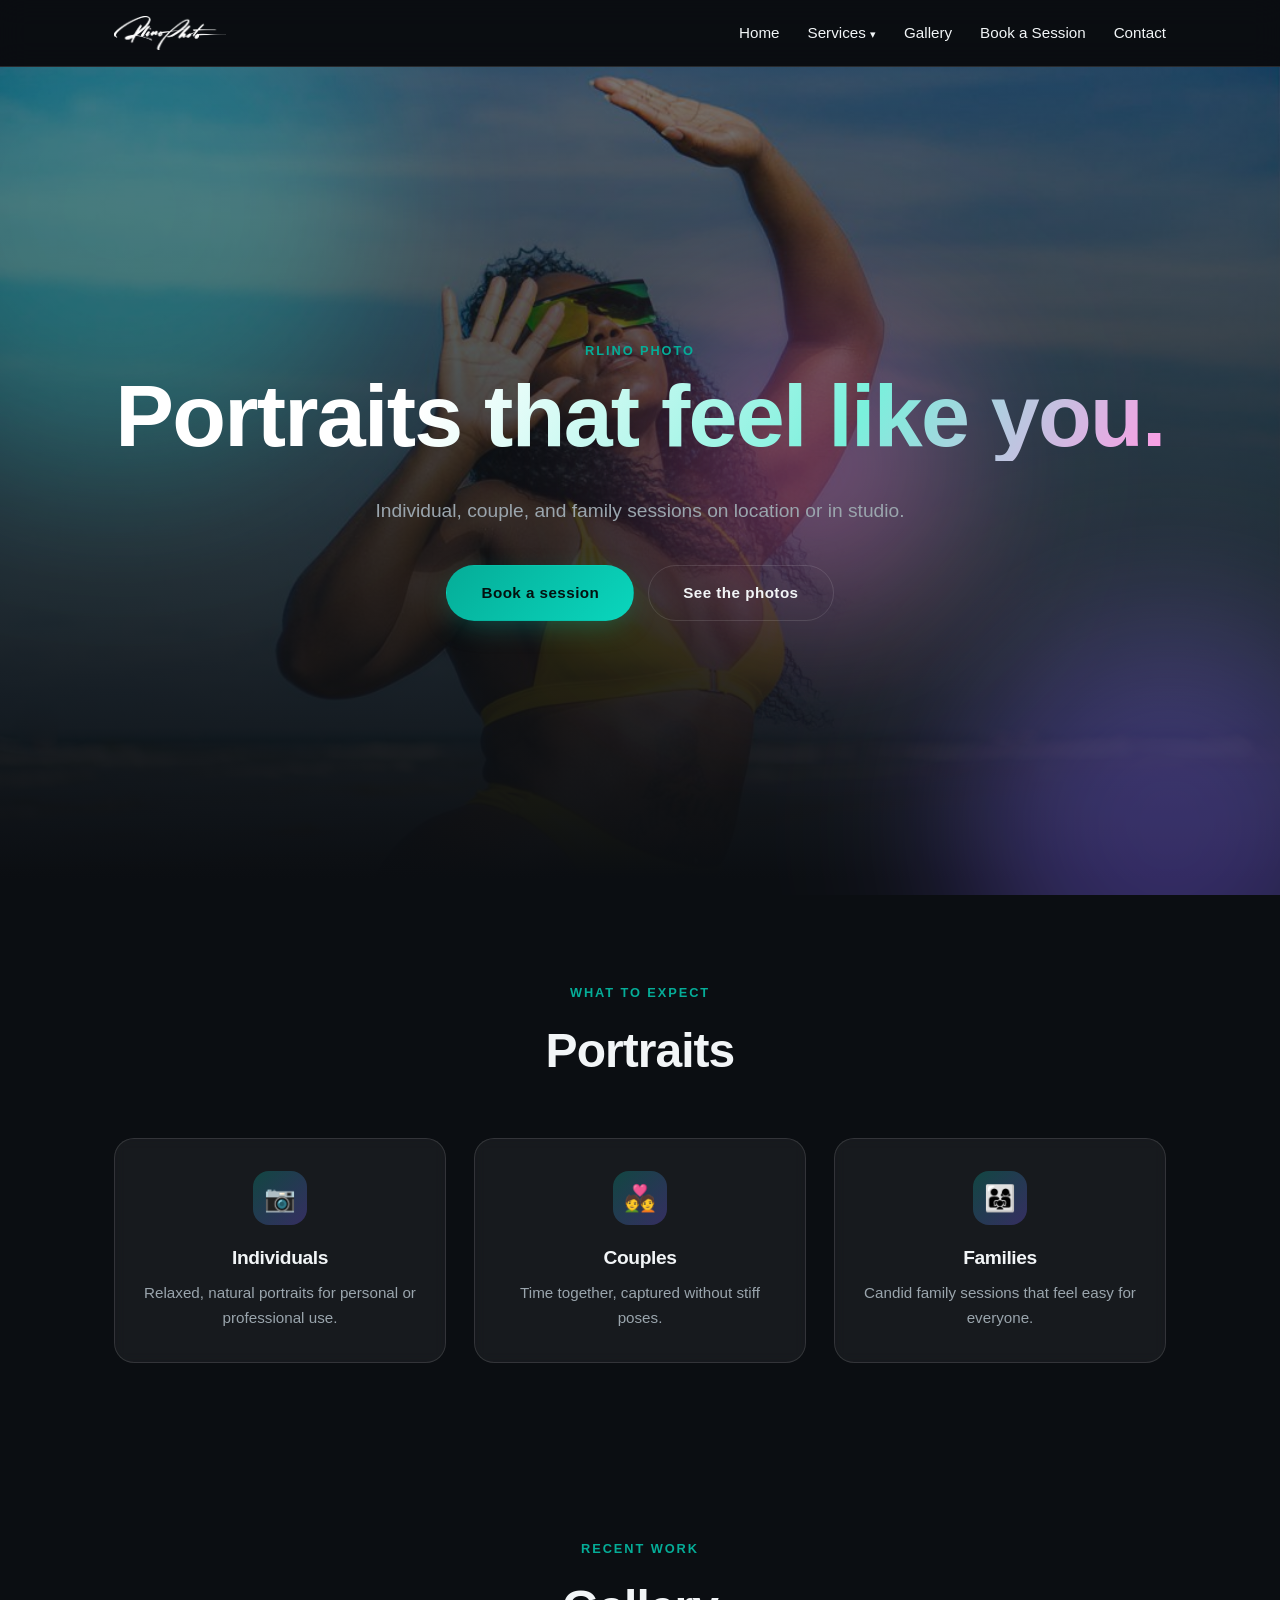
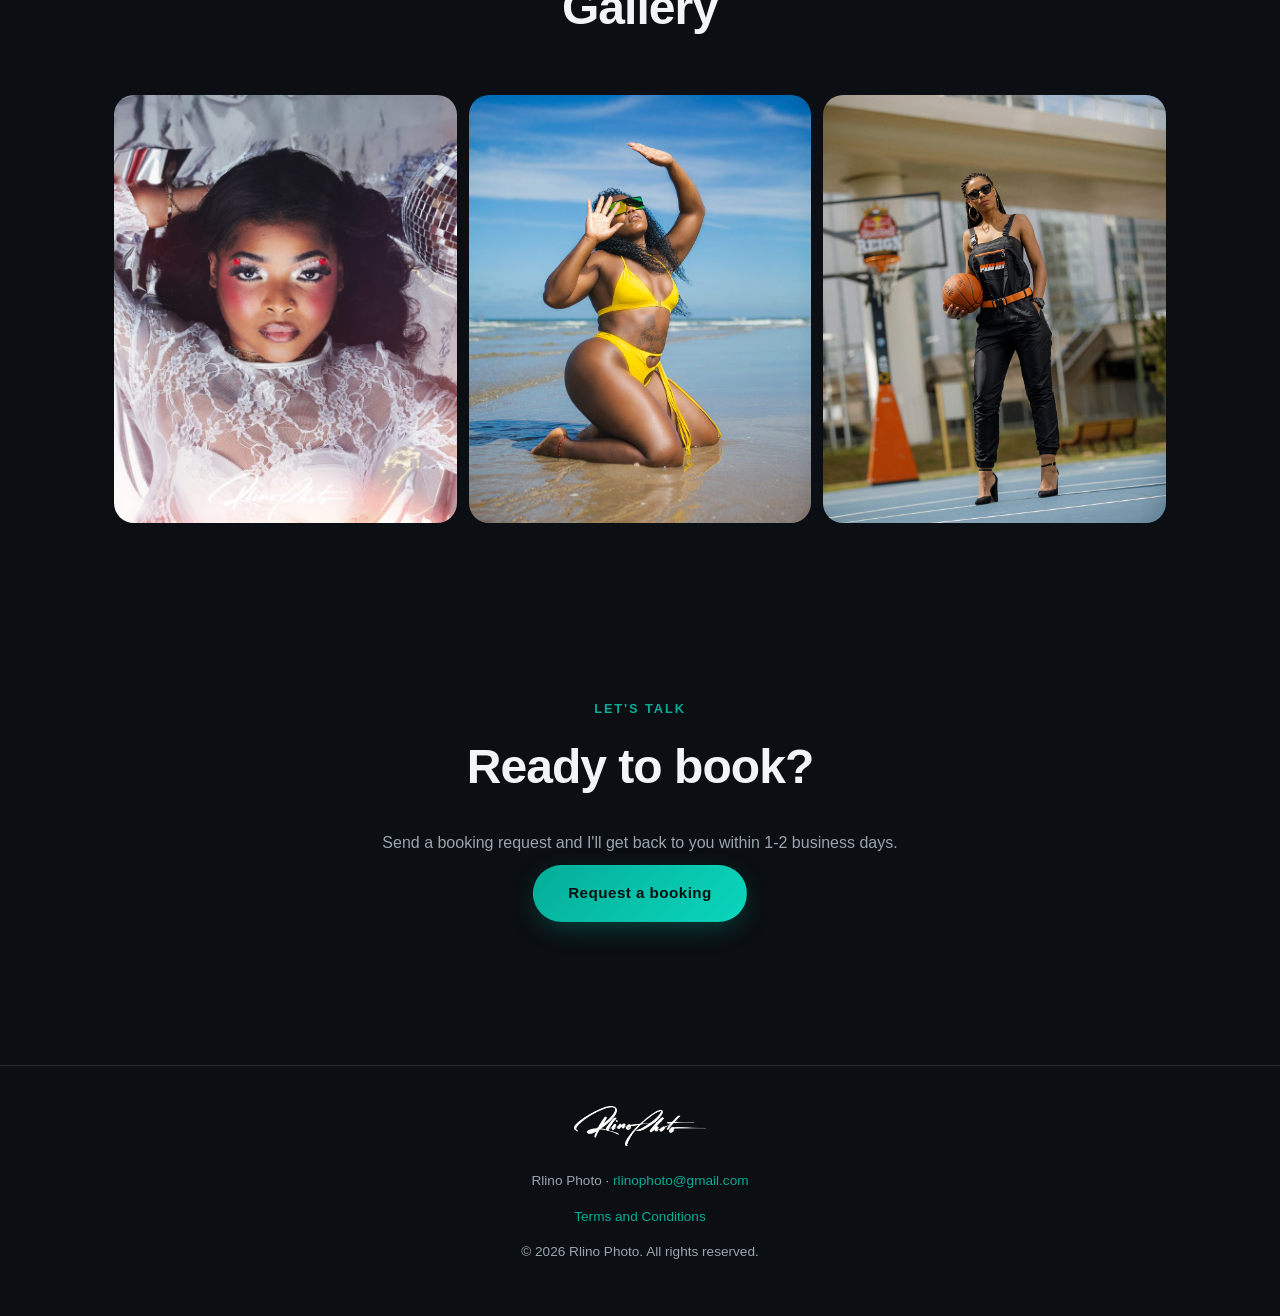
<file: portraits.html>
<!DOCTYPE html>
<html lang="en">
<head>
<meta charset="UTF-8" />
<meta name="viewport" content="width=device-width, initial-scale=1.0" />
<title>Portraits — Rlino Photo</title>
<meta name="description" content="Portrait photography by Rlino Photo — individual, couple, and family sessions on location or in studio." />
<link rel="icon" href="assets/favicon.ico" sizes="any" />
<link rel="icon" href="assets/favicon.png" type="image/png" />
<link rel="apple-touch-icon" href="assets/apple-touch-icon.png" />
<link rel="stylesheet" href="style.css" />
<link rel="stylesheet" href="theme.css" />
</head>
<body class="pb">

<div class="pb-progress" aria-hidden="true"></div>
<div class="pb-flash" aria-hidden="true"></div>

<header class="site-header">
  <div class="container">
    <a href="index.html" class="logo"><img src="assets/logo-black.png" alt="Rlino Photo" /></a>
    <nav>
      <ul class="nav-links">
        <li><a href="index.html">Home</a></li>
        <li class="has-dropdown">
          <button type="button" class="dropdown-toggle" aria-expanded="false" aria-haspopup="true">Services <span aria-hidden="true">&#9662;</span></button>
          <ul class="dropdown">
            <li><a href="portraits.html">Portraits</a></li>
            <li><a href="weddings.html">Weddings</a></li>
            <li><a href="events.html">Events</a></li>
            <li><a href="product-brand.html">Product &amp; Brand</a></li>
            <li><a href="photobooth.html">Photobooth</a></li>
          </ul>
        </li>
        <li><a href="index.html#gallery">Gallery</a></li>
        <li><a href="index.html#booking">Book a Session</a></li>
        <li><a href="index.html#contact">Contact</a></li>
      </ul>
    </nav>
    <button class="nav-toggle" aria-label="Toggle navigation">&#9776;</button>
  </div>
</header>

<section class="hero has-photo hero-portraits">
  <span class="pb-blob b1" aria-hidden="true"></span>
  <span class="pb-blob b2" aria-hidden="true"></span>
  <span class="pb-blob b3" aria-hidden="true"></span>
  <div class="container">
    <span class="eyebrow">Rlino Photo</span>
    <h1>Portraits that feel like you.</h1>
    <p>Individual, couple, and family sessions on location or in studio.</p>
    <div class="pb-hero-actions">
      <a href="index.html#booking" class="btn btn-primary" data-flash>Book a session</a>
      <a href="#gallery" class="btn pb-btn-ghost">See the photos</a>
    </div>
  </div>
</section>

<section id="details">
  <div class="container">
    <div class="section-heading reveal">
      <span class="eyebrow">What To Expect</span>
      <h2>Portraits</h2>
    </div>
    <div class="services-grid">
      <div class="service-card reveal">
        <div class="pb-icon" aria-hidden="true">📷</div>
        <h3>Individuals</h3>
        <p>Relaxed, natural portraits for personal or professional use.</p>
      </div>
      <div class="service-card reveal">
        <div class="pb-icon" aria-hidden="true">💑</div>
        <h3>Couples</h3>
        <p>Time together, captured without stiff poses.</p>
      </div>
      <div class="service-card reveal">
        <div class="pb-icon" aria-hidden="true">👨‍👩‍👧</div>
        <h3>Families</h3>
        <p>Candid family sessions that feel easy for everyone.</p>
      </div>
    </div>
  </div>
</section>

<section id="gallery">
  <div class="container">
    <div class="section-heading reveal">
      <span class="eyebrow">Recent Work</span>
      <h2>Gallery</h2>
    </div>
    <div class="gallery-grid">
      <div class="frame reveal"><img src="assets/portrait-1.jpg" alt="Portrait of a woman in white lace lying on silver foil holding a disco ball" loading="lazy" /></div>
      <div class="frame reveal"><img src="assets/portrait-2.jpg" alt="Woman in a yellow swimsuit and sunglasses posing on the beach" loading="lazy" /></div>
      <div class="frame reveal"><img src="assets/portrait-3.jpg" alt="Woman in black leather overalls holding a basketball on an outdoor court" loading="lazy" /></div>
    </div>
  </div>
</section>

<section id="cta">
  <div class="container">
    <div class="section-heading reveal">
      <span class="eyebrow">Let's Talk</span>
      <h2>Ready to book?</h2>
      <p>Send a booking request and I'll get back to you within 1-2 business days.</p>
      <p><a href="index.html#booking" class="btn btn-primary" data-flash>Request a booking</a></p>
    </div>
  </div>
</section>

<footer class="site-footer" id="contact">
  <div class="container">
    <img src="assets/logo-black.png" alt="Rlino Photo" class="footer-logo" />
    <p>Rlino Photo &middot; <a href="mailto:rlinophoto@gmail.com">rlinophoto@gmail.com</a></p>
    <p><a href="terms.html">Terms and Conditions</a></p>
    <p>&copy; <span id="year"></span> Rlino Photo. All rights reserved.</p>
  </div>
</footer>

<script src="script.js"></script>
<script src="theme.js"></script>
<script>document.getElementById("year").textContent = new Date().getFullYear();</script>
</body>
</html>
</file>
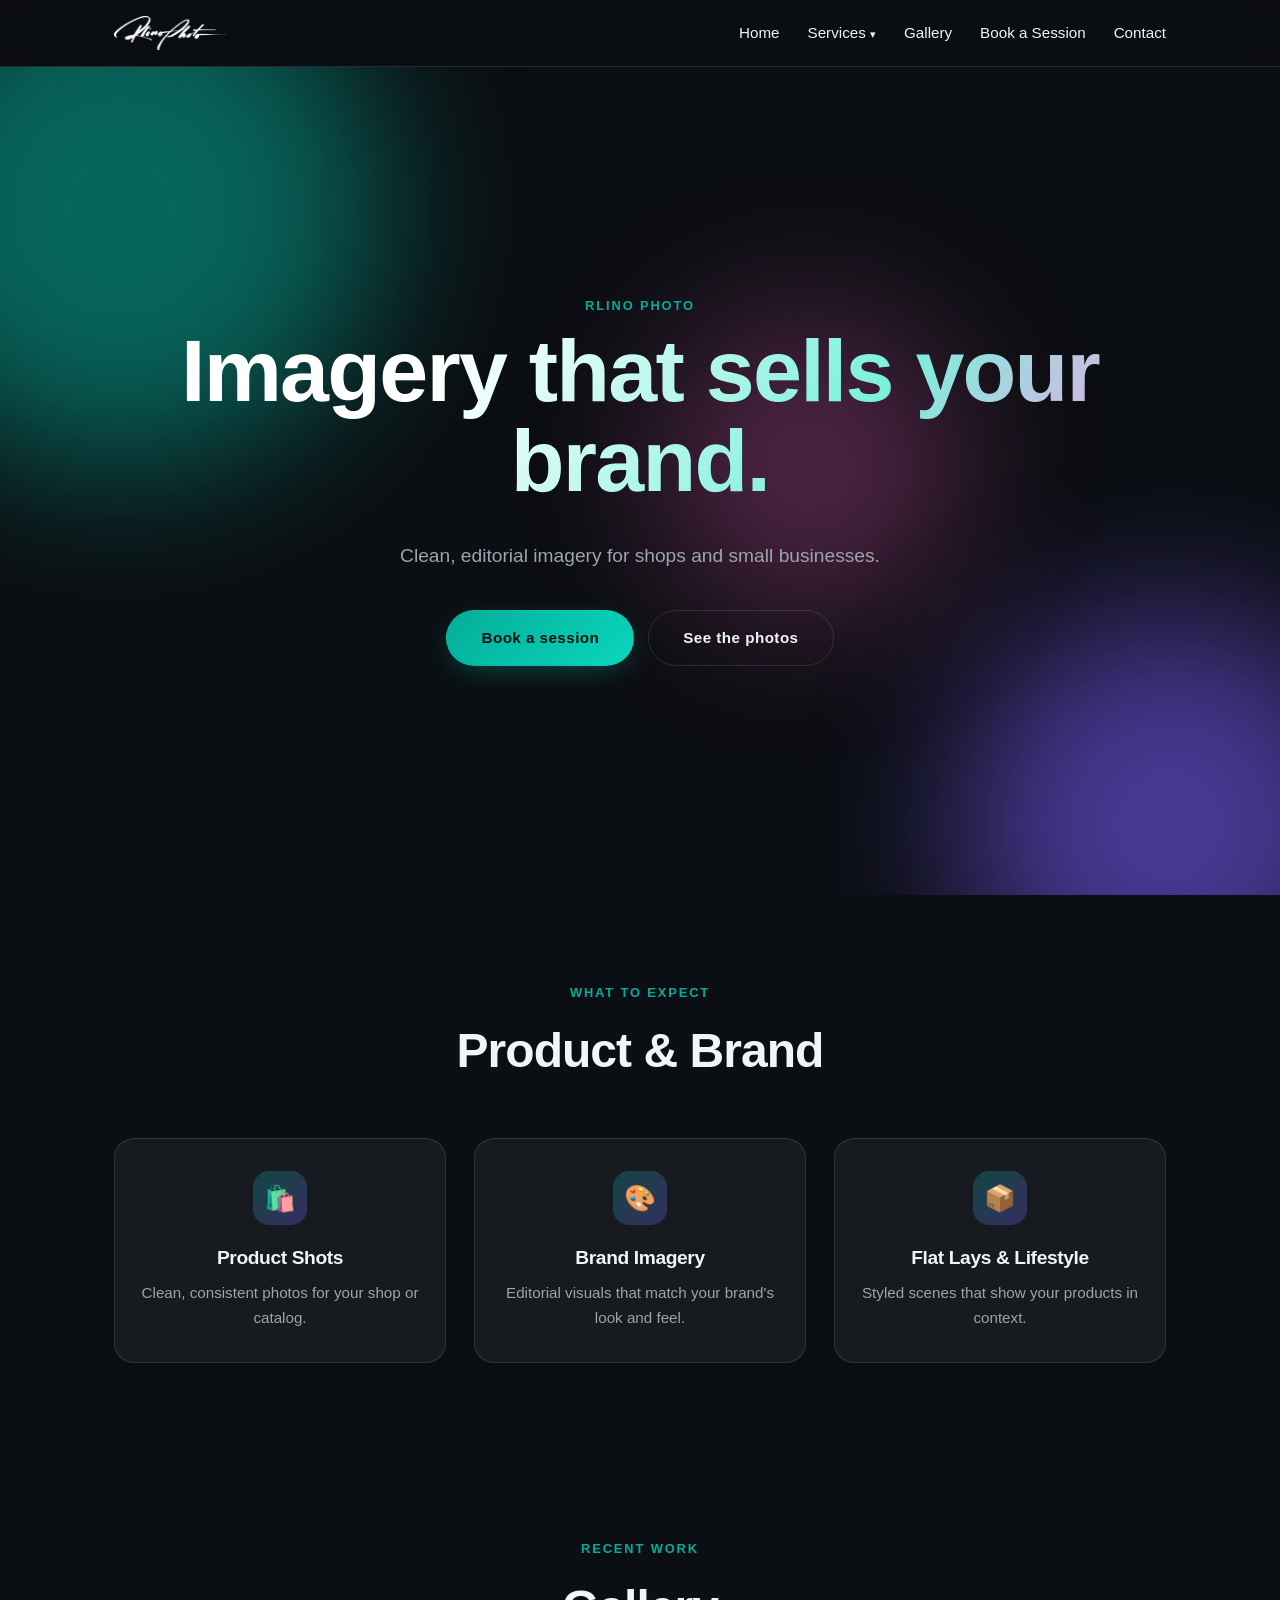
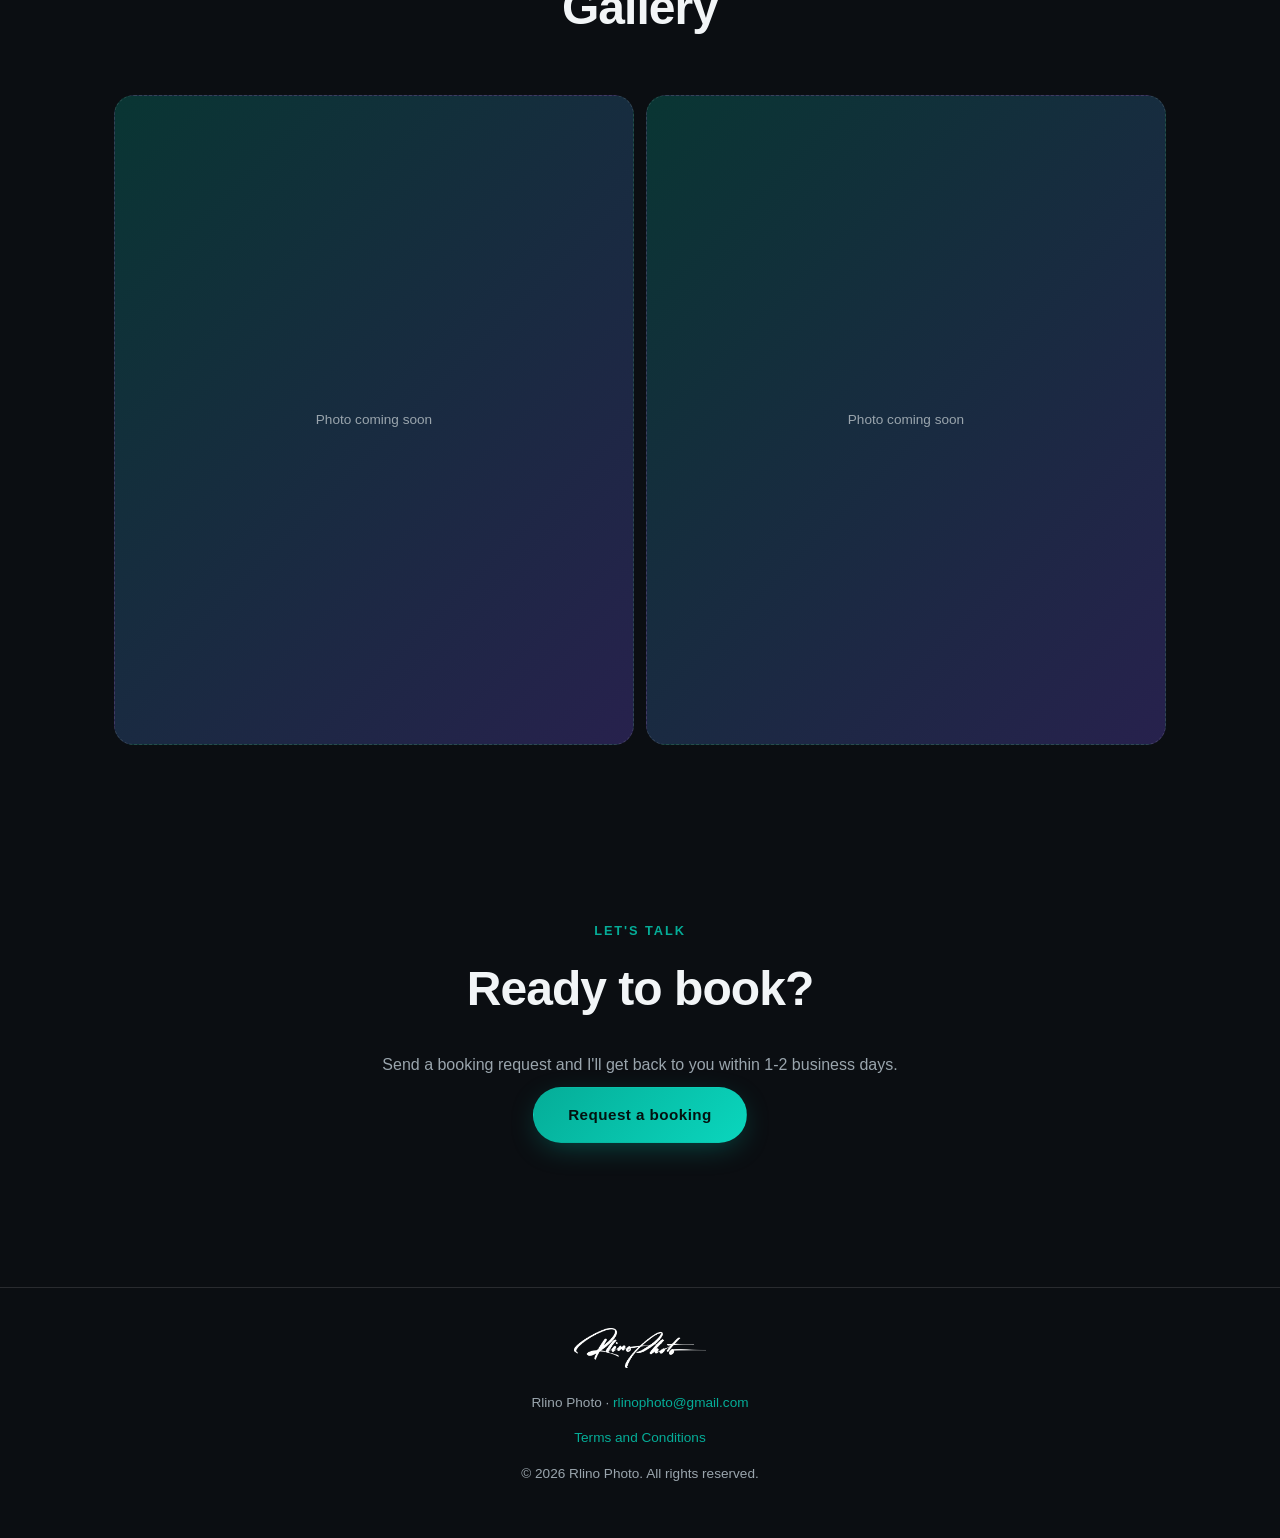
<file: product-brand.html>
<!DOCTYPE html>
<html lang="en">
<head>
<meta charset="UTF-8" />
<meta name="viewport" content="width=device-width, initial-scale=1.0" />
<title>Product &amp; Brand — Rlino Photo</title>
<meta name="description" content="Product and brand photography by Rlino Photo — clean, editorial imagery for shops and small businesses." />
<link rel="icon" href="assets/favicon.ico" sizes="any" />
<link rel="icon" href="assets/favicon.png" type="image/png" />
<link rel="apple-touch-icon" href="assets/apple-touch-icon.png" />
<link rel="stylesheet" href="style.css" />
<link rel="stylesheet" href="theme.css" />
</head>
<body class="pb">

<div class="pb-progress" aria-hidden="true"></div>
<div class="pb-flash" aria-hidden="true"></div>

<header class="site-header">
  <div class="container">
    <a href="index.html" class="logo"><img src="assets/logo-black.png" alt="Rlino Photo" /></a>
    <nav>
      <ul class="nav-links">
        <li><a href="index.html">Home</a></li>
        <li class="has-dropdown">
          <button type="button" class="dropdown-toggle" aria-expanded="false" aria-haspopup="true">Services <span aria-hidden="true">&#9662;</span></button>
          <ul class="dropdown">
            <li><a href="portraits.html">Portraits</a></li>
            <li><a href="weddings.html">Weddings</a></li>
            <li><a href="events.html">Events</a></li>
            <li><a href="product-brand.html">Product &amp; Brand</a></li>
            <li><a href="photobooth.html">Photobooth</a></li>
          </ul>
        </li>
        <li><a href="index.html#gallery">Gallery</a></li>
        <li><a href="index.html#booking">Book a Session</a></li>
        <li><a href="index.html#contact">Contact</a></li>
      </ul>
    </nav>
    <button class="nav-toggle" aria-label="Toggle navigation">&#9776;</button>
  </div>
</header>

<section class="hero">
  <span class="pb-blob b1" aria-hidden="true"></span>
  <span class="pb-blob b2" aria-hidden="true"></span>
  <span class="pb-blob b3" aria-hidden="true"></span>
  <div class="container">
    <span class="eyebrow">Rlino Photo</span>
    <h1>Imagery that sells your brand.</h1>
    <p>Clean, editorial imagery for shops and small businesses.</p>
    <div class="pb-hero-actions">
      <a href="index.html#booking" class="btn btn-primary" data-flash>Book a session</a>
      <a href="#gallery" class="btn pb-btn-ghost">See the photos</a>
    </div>
  </div>
</section>

<section id="details">
  <div class="container">
    <div class="section-heading reveal">
      <span class="eyebrow">What To Expect</span>
      <h2>Product &amp; Brand</h2>
    </div>
    <div class="services-grid">
      <div class="service-card reveal">
        <div class="pb-icon" aria-hidden="true">🛍️</div>
        <h3>Product Shots</h3>
        <p>Clean, consistent photos for your shop or catalog.</p>
      </div>
      <div class="service-card reveal">
        <div class="pb-icon" aria-hidden="true">🎨</div>
        <h3>Brand Imagery</h3>
        <p>Editorial visuals that match your brand's look and feel.</p>
      </div>
      <div class="service-card reveal">
        <div class="pb-icon" aria-hidden="true">📦</div>
        <h3>Flat Lays & Lifestyle</h3>
        <p>Styled scenes that show your products in context.</p>
      </div>
    </div>
  </div>
</section>

<section id="gallery">
  <div class="container">
    <div class="section-heading reveal">
      <span class="eyebrow">Recent Work</span>
      <h2>Gallery</h2>
    </div>
    <div class="gallery-grid">
      <div class="frame placeholder reveal">Photo coming soon</div>
      <div class="frame placeholder reveal">Photo coming soon</div>
    </div>
  </div>
</section>

<section id="cta">
  <div class="container">
    <div class="section-heading reveal">
      <span class="eyebrow">Let's Talk</span>
      <h2>Ready to book?</h2>
      <p>Send a booking request and I'll get back to you within 1-2 business days.</p>
      <p><a href="index.html#booking" class="btn btn-primary" data-flash>Request a booking</a></p>
    </div>
  </div>
</section>

<footer class="site-footer" id="contact">
  <div class="container">
    <img src="assets/logo-black.png" alt="Rlino Photo" class="footer-logo" />
    <p>Rlino Photo &middot; <a href="mailto:rlinophoto@gmail.com">rlinophoto@gmail.com</a></p>
    <p><a href="terms.html">Terms and Conditions</a></p>
    <p>&copy; <span id="year"></span> Rlino Photo. All rights reserved.</p>
  </div>
</footer>

<script src="script.js"></script>
<script src="theme.js"></script>
<script>document.getElementById("year").textContent = new Date().getFullYear();</script>
</body>
</html>
</file>
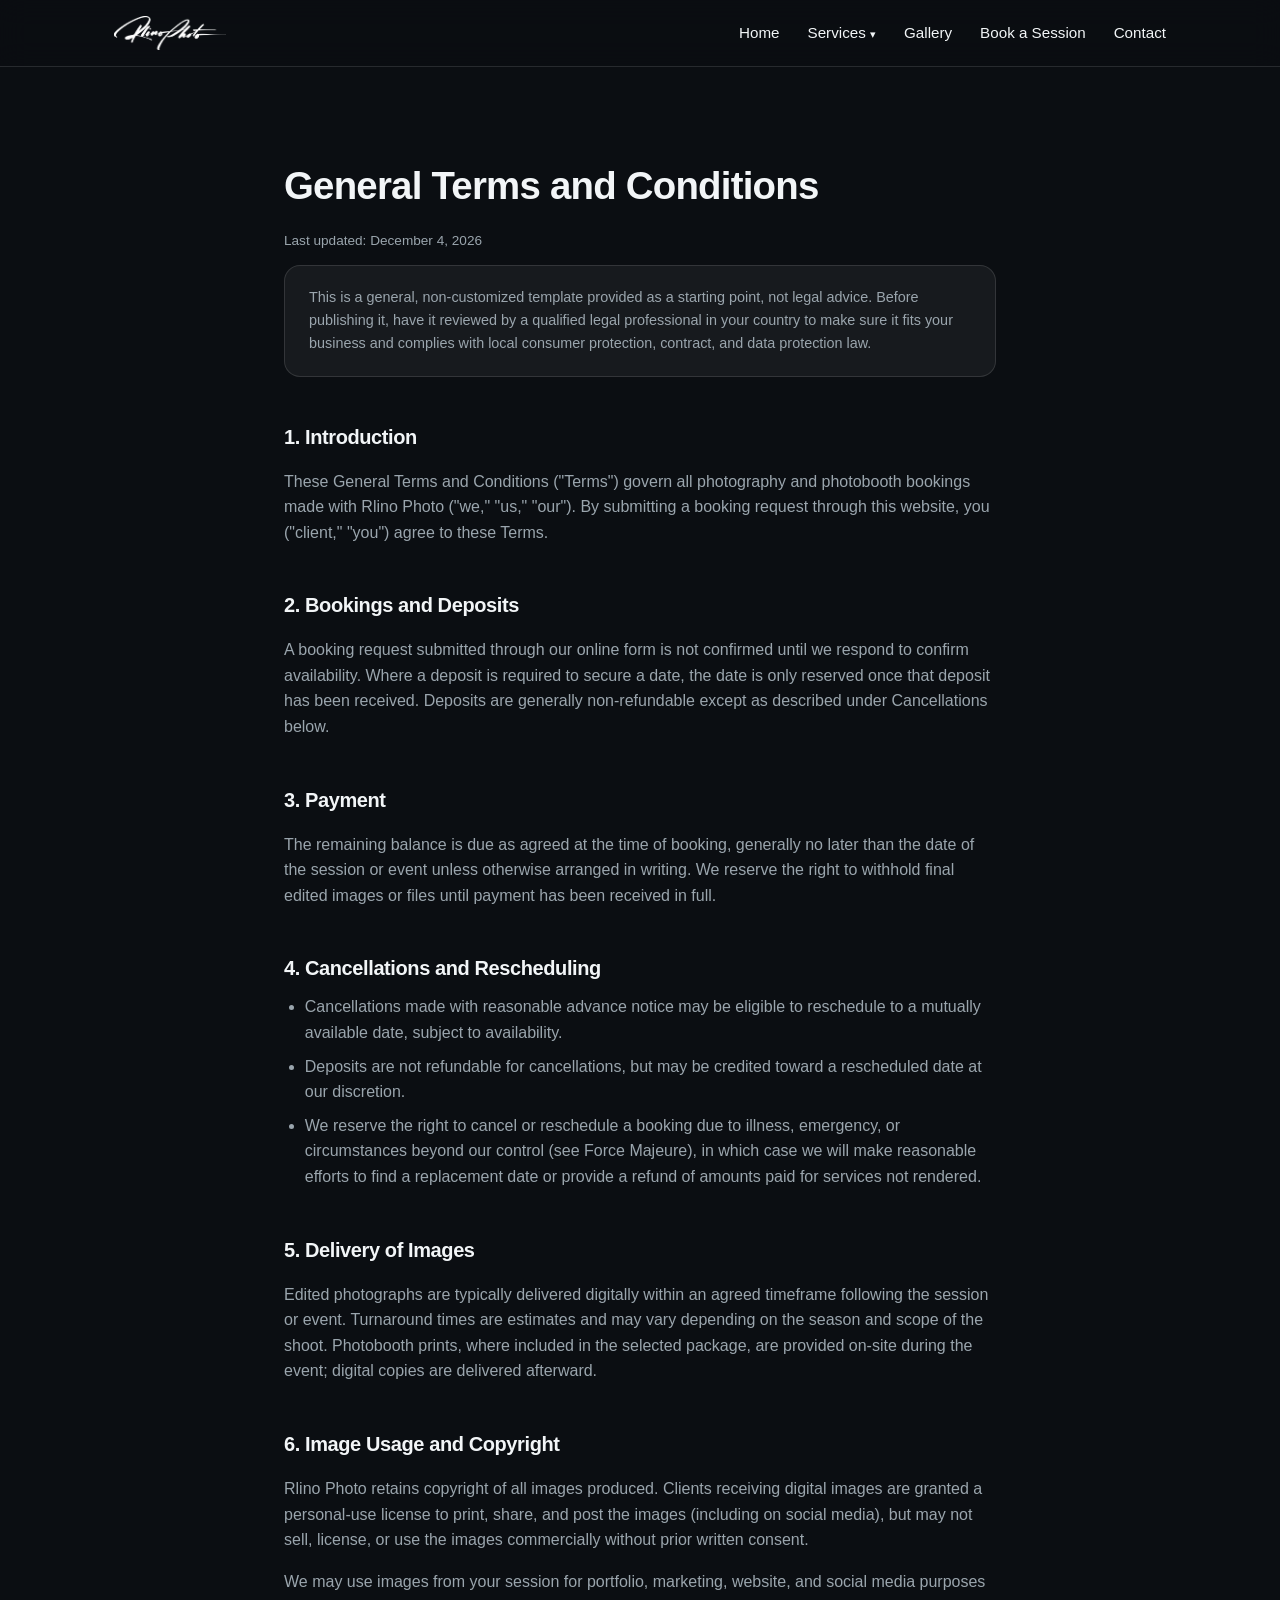
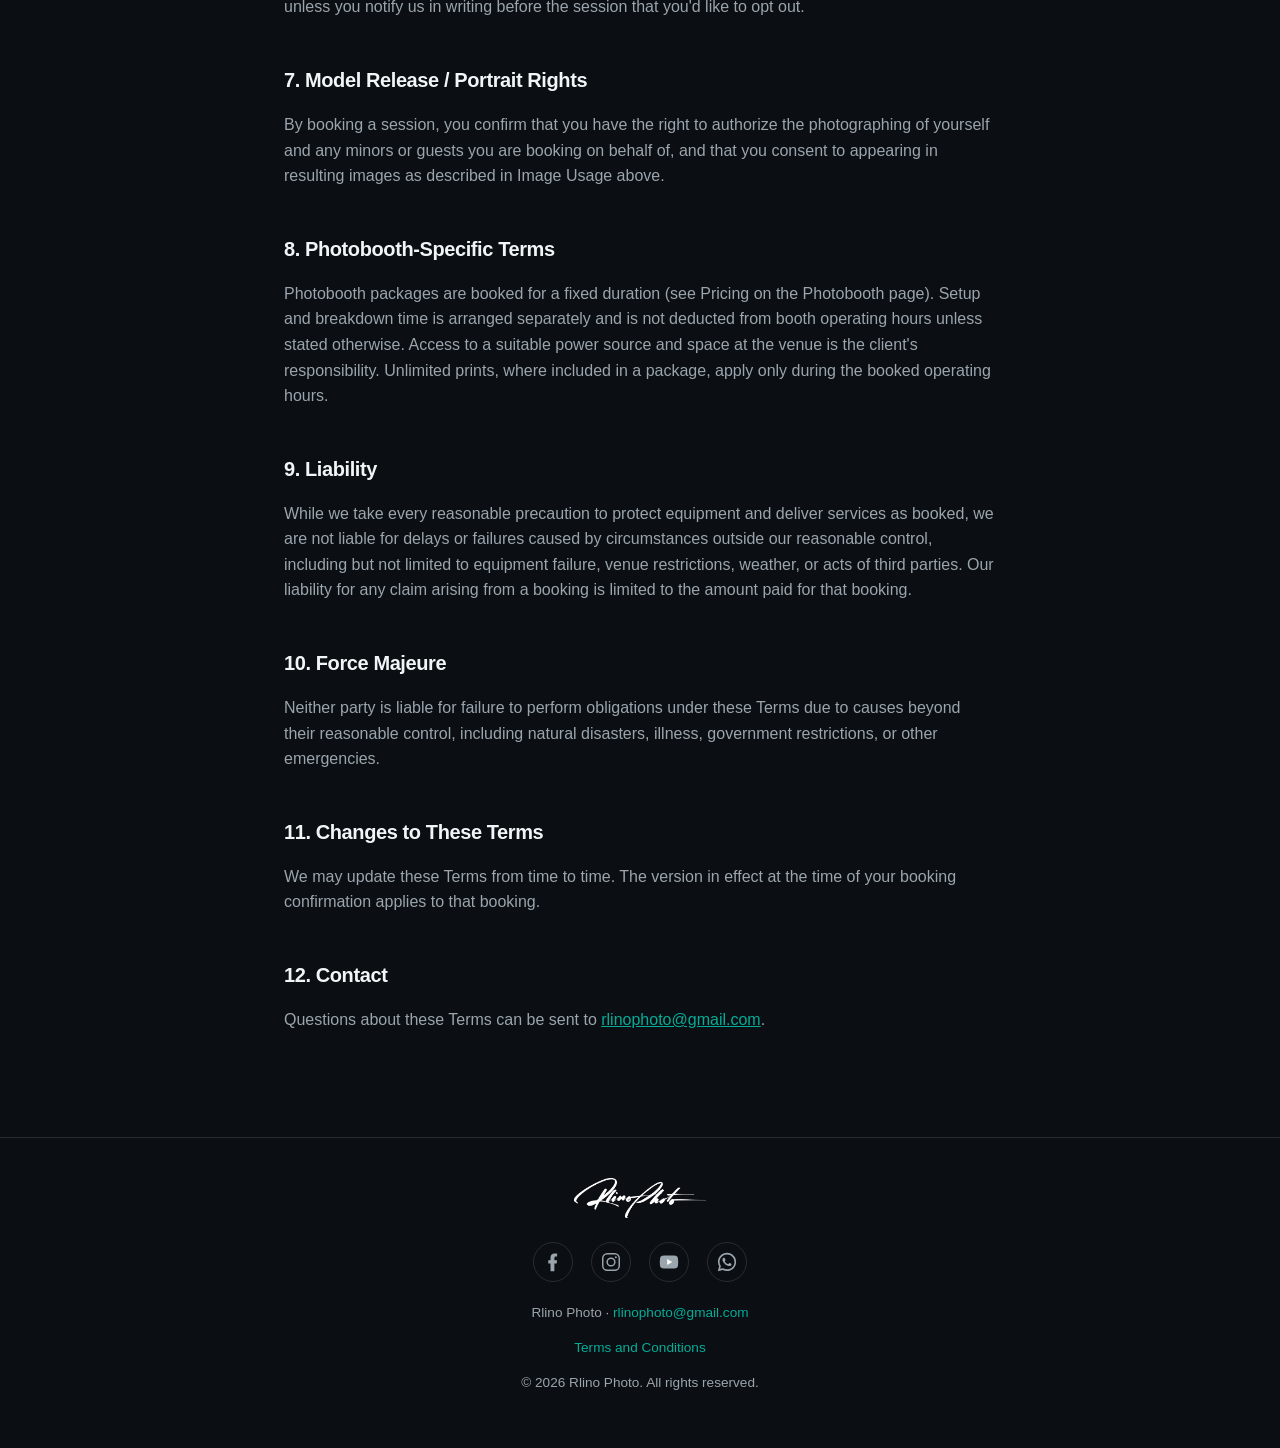
<file: terms.html>
<!DOCTYPE html>
<html lang="en">
<head>
<meta charset="UTF-8" />
<meta name="viewport" content="width=device-width, initial-scale=1.0" />
<title>General Terms and Conditions — Rlino Photo</title>
<meta name="description" content="General terms and conditions for booking photography and photobooth services with Rlino Photo." />
<link rel="icon" href="assets/favicon.ico" sizes="any" />
<link rel="icon" href="assets/favicon.png" type="image/png" />
<link rel="apple-touch-icon" href="assets/apple-touch-icon.png" />
<link rel="stylesheet" href="style.css" />
<link rel="stylesheet" href="theme.css" />
</head>
<body class="pb">

<div class="pb-progress" aria-hidden="true"></div>
<div class="pb-flash" aria-hidden="true"></div>

<header class="site-header">
  <div class="container">
    <a href="index.html" class="logo"><img src="assets/logo-black.png" alt="Rlino Photo" /></a>
    <nav>
      <ul class="nav-links">
        <li><a href="index.html">Home</a></li>
        <li class="has-dropdown">
          <button type="button" class="dropdown-toggle" aria-expanded="false" aria-haspopup="true">Services <span aria-hidden="true">&#9662;</span></button>
          <ul class="dropdown">
            <li><a href="portraits.html">Portraits</a></li>
            <li><a href="weddings.html">Weddings</a></li>
            <li><a href="events.html">Events</a></li>
            <li><a href="product-brand.html">Product &amp; Brand</a></li>
            <li><a href="photobooth.html">Photobooth</a></li>
          </ul>
        </li>
        <li><a href="index.html#gallery">Gallery</a></li>
        <li><a href="index.html#booking">Book a Session</a></li>
        <li><a href="index.html#contact">Contact</a></li>
      </ul>
    </nav>
    <button class="nav-toggle" aria-label="Toggle navigation">&#9776;</button>
  </div>
</header>

<section>
  <div class="container legal-page">
    <h1>General Terms and Conditions</h1>
    <p class="legal-updated">Last updated: <span id="updated-date"></span></p>

    <div class="legal-notice">
      This is a general, non-customized template provided as a starting point, not legal advice. Before publishing it, have it reviewed by a qualified legal professional in your country to make sure it fits your business and complies with local consumer protection, contract, and data protection law.
    </div>

    <h2>1. Introduction</h2>
    <p>These General Terms and Conditions ("Terms") govern all photography and photobooth bookings made with Rlino Photo ("we," "us," "our"). By submitting a booking request through this website, you ("client," "you") agree to these Terms.</p>

    <h2>2. Bookings and Deposits</h2>
    <p>A booking request submitted through our online form is not confirmed until we respond to confirm availability. Where a deposit is required to secure a date, the date is only reserved once that deposit has been received. Deposits are generally non-refundable except as described under Cancellations below.</p>

    <h2>3. Payment</h2>
    <p>The remaining balance is due as agreed at the time of booking, generally no later than the date of the session or event unless otherwise arranged in writing. We reserve the right to withhold final edited images or files until payment has been received in full.</p>

    <h2>4. Cancellations and Rescheduling</h2>
    <ul>
      <li>Cancellations made with reasonable advance notice may be eligible to reschedule to a mutually available date, subject to availability.</li>
      <li>Deposits are not refundable for cancellations, but may be credited toward a rescheduled date at our discretion.</li>
      <li>We reserve the right to cancel or reschedule a booking due to illness, emergency, or circumstances beyond our control (see Force Majeure), in which case we will make reasonable efforts to find a replacement date or provide a refund of amounts paid for services not rendered.</li>
    </ul>

    <h2>5. Delivery of Images</h2>
    <p>Edited photographs are typically delivered digitally within an agreed timeframe following the session or event. Turnaround times are estimates and may vary depending on the season and scope of the shoot. Photobooth prints, where included in the selected package, are provided on-site during the event; digital copies are delivered afterward.</p>

    <h2>6. Image Usage and Copyright</h2>
    <p>Rlino Photo retains copyright of all images produced. Clients receiving digital images are granted a personal-use license to print, share, and post the images (including on social media), but may not sell, license, or use the images commercially without prior written consent.</p>
    <p>We may use images from your session for portfolio, marketing, website, and social media purposes unless you notify us in writing before the session that you'd like to opt out.</p>

    <h2>7. Model Release / Portrait Rights</h2>
    <p>By booking a session, you confirm that you have the right to authorize the photographing of yourself and any minors or guests you are booking on behalf of, and that you consent to appearing in resulting images as described in Image Usage above.</p>

    <h2>8. Photobooth-Specific Terms</h2>
    <p>Photobooth packages are booked for a fixed duration (see Pricing on the Photobooth page). Setup and breakdown time is arranged separately and is not deducted from booth operating hours unless stated otherwise. Access to a suitable power source and space at the venue is the client's responsibility. Unlimited prints, where included in a package, apply only during the booked operating hours.</p>

    <h2>9. Liability</h2>
    <p>While we take every reasonable precaution to protect equipment and deliver services as booked, we are not liable for delays or failures caused by circumstances outside our reasonable control, including but not limited to equipment failure, venue restrictions, weather, or acts of third parties. Our liability for any claim arising from a booking is limited to the amount paid for that booking.</p>

    <h2>10. Force Majeure</h2>
    <p>Neither party is liable for failure to perform obligations under these Terms due to causes beyond their reasonable control, including natural disasters, illness, government restrictions, or other emergencies.</p>

    <h2>11. Changes to These Terms</h2>
    <p>We may update these Terms from time to time. The version in effect at the time of your booking confirmation applies to that booking.</p>

    <h2>12. Contact</h2>
    <p>Questions about these Terms can be sent to <a href="mailto:rlinophoto@gmail.com">rlinophoto@gmail.com</a>.</p>
  </div>
</section>

<footer class="site-footer" id="contact">
  <div class="container">
    <img src="assets/logo-black.png" alt="Rlino Photo" class="footer-logo" />
    <ul class="social-links">
      <li>
        <a href="https://www.facebook.com/RlinoPhoto" target="_blank" rel="noopener noreferrer" aria-label="Rlino Photo on Facebook">
          <svg viewBox="0 0 24 24" width="22" height="22" fill="currentColor" aria-hidden="true"><path d="M13.5 22v-8.5H16l.5-3.5h-3V7.7c0-1 .3-1.7 1.7-1.7H16.5V2.8C16.1 2.7 15 2.6 13.7 2.6c-2.6 0-4.4 1.6-4.4 4.5V10H6.8v3.5h2.5V22h4.2z"/></svg>
        </a>
      </li>
      <li>
        <a href="https://www.instagram.com/rlino_photo" target="_blank" rel="noopener noreferrer" aria-label="Rlino Photo on Instagram">
          <svg viewBox="0 0 24 24" width="22" height="22" fill="none" stroke="currentColor" stroke-width="1.6" aria-hidden="true"><rect x="3" y="3" width="18" height="18" rx="5"/><circle cx="12" cy="12" r="4.2"/><circle cx="17.3" cy="6.7" r="1.1" fill="currentColor" stroke="none"/></svg>
        </a>
      </li>
      <li>
        <a href="https://www.youtube.com/channel/UCUOVCquX0OLVhpAQAoR_41Q" target="_blank" rel="noopener noreferrer" aria-label="Rlino Photo on YouTube">
          <svg viewBox="0 0 24 24" width="22" height="22" fill="currentColor" aria-hidden="true"><path d="M22 12s0-3.2-.4-4.7a2.9 2.9 0 0 0-2-2C17.9 5 12 5 12 5s-5.9 0-7.6.3a2.9 2.9 0 0 0-2 2C2 8.8 2 12 2 12s0 3.2.4 4.7a2.9 2.9 0 0 0 2 2C6.1 19 12 19 12 19s5.9 0 7.6-.3a2.9 2.9 0 0 0 2-2C22 15.2 22 12 22 12z" stroke="none"/><path d="M10 8.8l5.5 3.2-5.5 3.2z" fill="#ffffff" stroke="none"/></svg>
        </a>
      </li>
      <li>
        <a href="https://wa.me/31614052814" target="_blank" rel="noopener noreferrer" aria-label="Message Rlino Photo on WhatsApp">
          <svg viewBox="0 0 24 24" width="22" height="22" fill="currentColor" aria-hidden="true"><path d="M12.04 2C6.58 2 2.13 6.45 2.13 11.91c0 1.75.46 3.39 1.26 4.81L2 22l5.44-1.36a9.9 9.9 0 0 0 4.6 1.14h.01c5.46 0 9.9-4.45 9.9-9.91C21.95 6.45 17.5 2 12.04 2zm0 18.02h-.01a8.1 8.1 0 0 1-4.13-1.13l-.3-.18-3.07.77.82-3-.2-.31a8.07 8.07 0 0 1-1.24-4.3c0-4.46 3.63-8.09 8.13-8.09 2.17 0 4.21.85 5.75 2.38a8.05 8.05 0 0 1 2.38 5.72c0 4.46-3.63 8.14-8.13 8.14zm4.45-6.08c-.24-.12-1.45-.71-1.67-.79-.22-.08-.39-.12-.55.12-.16.24-.63.79-.78.95-.14.16-.29.18-.53.06-.24-.12-1.03-.38-1.96-1.21-.72-.64-1.21-1.44-1.35-1.68-.14-.24-.01-.37.11-.49.11-.11.24-.29.37-.43.12-.14.16-.24.24-.4.08-.16.04-.3-.02-.43-.06-.12-.55-1.32-.75-1.81-.2-.48-.4-.41-.55-.42h-.47c-.16 0-.42.06-.64.3-.22.24-.84.82-.84 2s.86 2.32.98 2.48c.12.16 1.7 2.6 4.13 3.64.58.25 1.03.4 1.38.51.58.18 1.11.16 1.53.1.47-.07 1.45-.59 1.65-1.16.2-.57.2-1.06.14-1.16-.06-.1-.22-.16-.46-.28z"/></svg>
        </a>
      </li>
    </ul>
    <p>Rlino Photo &middot; <a href="mailto:rlinophoto@gmail.com">rlinophoto@gmail.com</a></p>
    <p><a href="terms.html">Terms and Conditions</a></p>
    <p>&copy; <span id="year"></span> Rlino Photo. All rights reserved.</p>
  </div>
</footer>

<script src="script.js"></script>
<script src="theme.js"></script>
<script>
  document.getElementById("year").textContent = new Date().getFullYear();
  document.getElementById("updated-date").textContent = new Date().toLocaleDateString(undefined, { year: "numeric", month: "long", day: "numeric" });
</script>
</body>
</html>
</file>
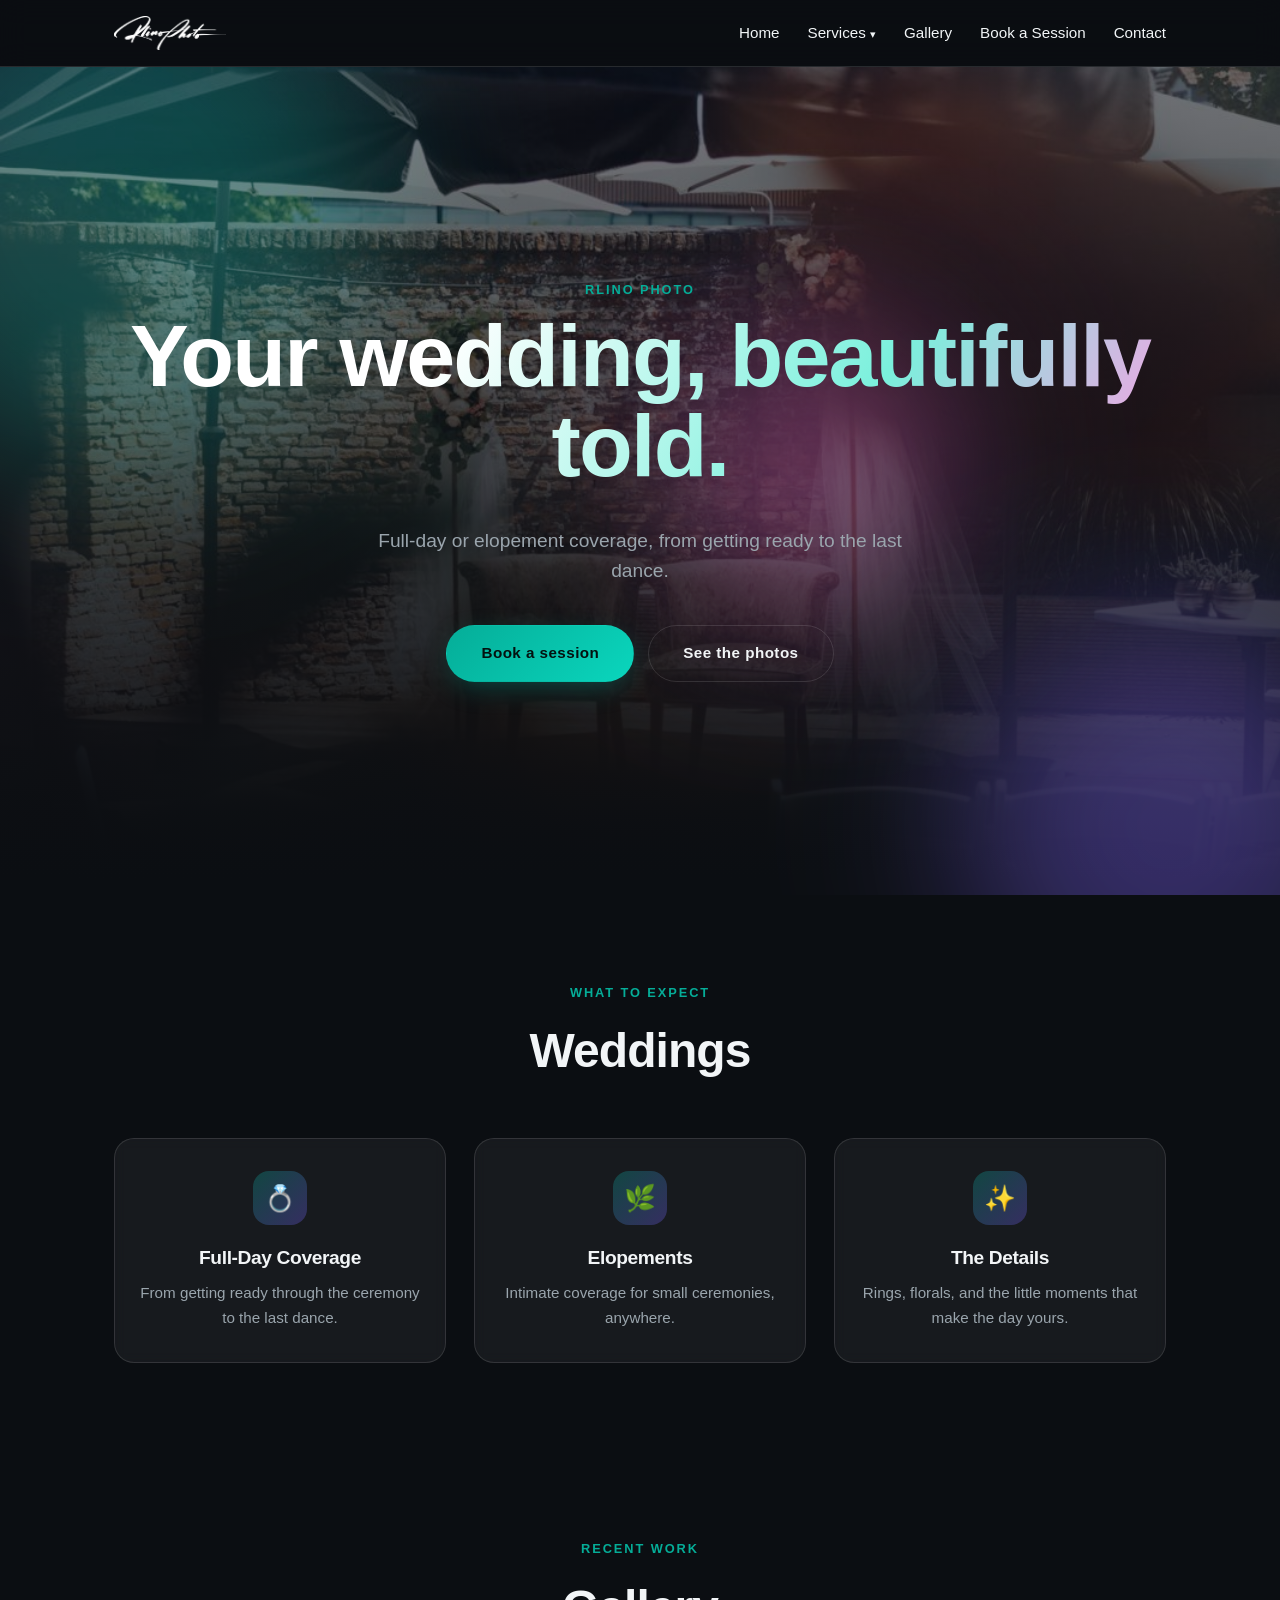
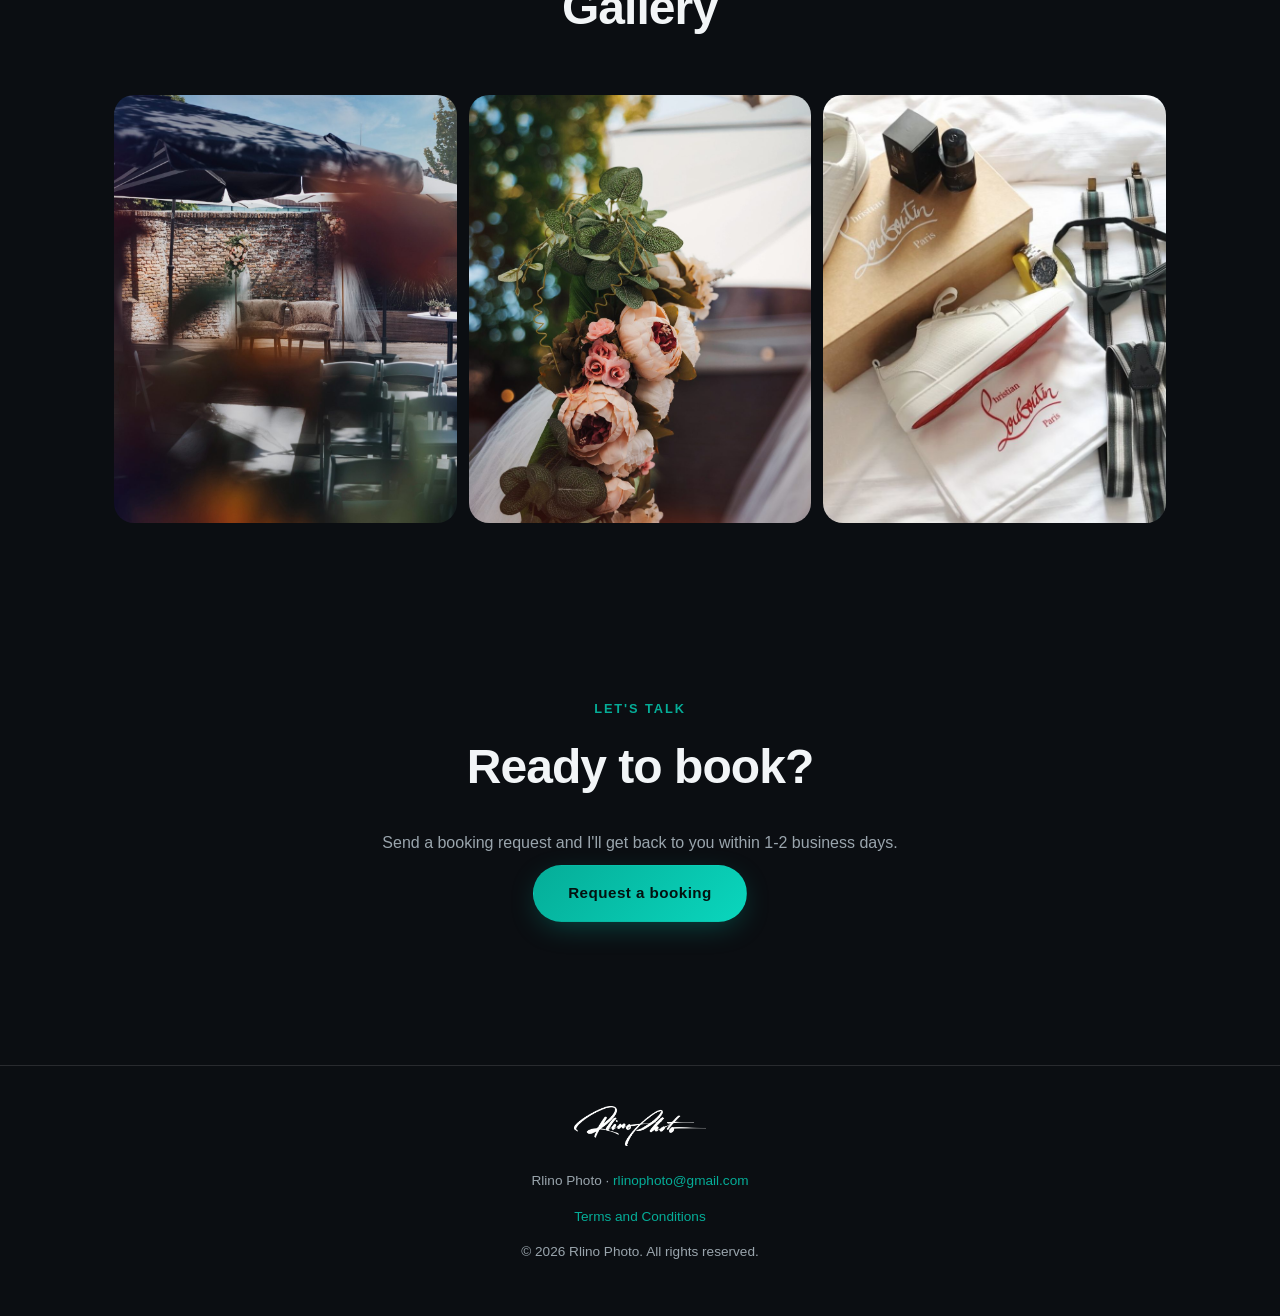
<file: weddings.html>
<!DOCTYPE html>
<html lang="en">
<head>
<meta charset="UTF-8" />
<meta name="viewport" content="width=device-width, initial-scale=1.0" />
<title>Weddings — Rlino Photo</title>
<meta name="description" content="Wedding photography by Rlino Photo — full-day and elopement coverage." />
<link rel="icon" href="assets/favicon.ico" sizes="any" />
<link rel="icon" href="assets/favicon.png" type="image/png" />
<link rel="apple-touch-icon" href="assets/apple-touch-icon.png" />
<link rel="stylesheet" href="style.css" />
<link rel="stylesheet" href="theme.css" />
</head>
<body class="pb">

<div class="pb-progress" aria-hidden="true"></div>
<div class="pb-flash" aria-hidden="true"></div>

<header class="site-header">
  <div class="container">
    <a href="index.html" class="logo"><img src="assets/logo-black.png" alt="Rlino Photo" /></a>
    <nav>
      <ul class="nav-links">
        <li><a href="index.html">Home</a></li>
        <li class="has-dropdown">
          <button type="button" class="dropdown-toggle" aria-expanded="false" aria-haspopup="true">Services <span aria-hidden="true">&#9662;</span></button>
          <ul class="dropdown">
            <li><a href="portraits.html">Portraits</a></li>
            <li><a href="weddings.html">Weddings</a></li>
            <li><a href="events.html">Events</a></li>
            <li><a href="product-brand.html">Product &amp; Brand</a></li>
            <li><a href="photobooth.html">Photobooth</a></li>
          </ul>
        </li>
        <li><a href="index.html#gallery">Gallery</a></li>
        <li><a href="index.html#booking">Book a Session</a></li>
        <li><a href="index.html#contact">Contact</a></li>
      </ul>
    </nav>
    <button class="nav-toggle" aria-label="Toggle navigation">&#9776;</button>
  </div>
</header>

<section class="hero has-photo hero-weddings">
  <span class="pb-blob b1" aria-hidden="true"></span>
  <span class="pb-blob b2" aria-hidden="true"></span>
  <span class="pb-blob b3" aria-hidden="true"></span>
  <div class="container">
    <span class="eyebrow">Rlino Photo</span>
    <h1>Your wedding, beautifully told.</h1>
    <p>Full-day or elopement coverage, from getting ready to the last dance.</p>
    <div class="pb-hero-actions">
      <a href="index.html#booking" class="btn btn-primary" data-flash>Book a session</a>
      <a href="#gallery" class="btn pb-btn-ghost">See the photos</a>
    </div>
  </div>
</section>

<section id="details">
  <div class="container">
    <div class="section-heading reveal">
      <span class="eyebrow">What To Expect</span>
      <h2>Weddings</h2>
    </div>
    <div class="services-grid">
      <div class="service-card reveal">
        <div class="pb-icon" aria-hidden="true">💍</div>
        <h3>Full-Day Coverage</h3>
        <p>From getting ready through the ceremony to the last dance.</p>
      </div>
      <div class="service-card reveal">
        <div class="pb-icon" aria-hidden="true">🌿</div>
        <h3>Elopements</h3>
        <p>Intimate coverage for small ceremonies, anywhere.</p>
      </div>
      <div class="service-card reveal">
        <div class="pb-icon" aria-hidden="true">✨</div>
        <h3>The Details</h3>
        <p>Rings, florals, and the little moments that make the day yours.</p>
      </div>
    </div>
  </div>
</section>

<section id="gallery">
  <div class="container">
    <div class="section-heading reveal">
      <span class="eyebrow">Recent Work</span>
      <h2>Gallery</h2>
    </div>
    <div class="gallery-grid">
      <div class="frame reveal"><img src="assets/wedding-1.jpg" alt="Wedding ceremony setup with chairs and a floral arrangement beneath a parasol" loading="lazy" /></div>
      <div class="frame reveal"><img src="assets/wedding-2.jpg" alt="Close-up of a wedding arch decorated with peonies and greenery" loading="lazy" /></div>
      <div class="frame reveal"><img src="assets/gallery2.jpg" alt="Groom's details: white sneakers, watch and striped suspenders with a bow tie laid out on a bed" loading="lazy" /></div>
    </div>
  </div>
</section>

<section id="cta">
  <div class="container">
    <div class="section-heading reveal">
      <span class="eyebrow">Let's Talk</span>
      <h2>Ready to book?</h2>
      <p>Send a booking request and I'll get back to you within 1-2 business days.</p>
      <p><a href="index.html#booking" class="btn btn-primary" data-flash>Request a booking</a></p>
    </div>
  </div>
</section>

<footer class="site-footer" id="contact">
  <div class="container">
    <img src="assets/logo-black.png" alt="Rlino Photo" class="footer-logo" />
    <p>Rlino Photo &middot; <a href="mailto:rlinophoto@gmail.com">rlinophoto@gmail.com</a></p>
    <p><a href="terms.html">Terms and Conditions</a></p>
    <p>&copy; <span id="year"></span> Rlino Photo. All rights reserved.</p>
  </div>
</footer>

<script src="script.js"></script>
<script src="theme.js"></script>
<script>document.getElementById("year").textContent = new Date().getFullYear();</script>
</body>
</html>
</file>
<file: style.css>
/* Rlino Photo — site styles */

:root {
  --bg: #ffffff;
  --bg-alt: #eceeee;
  --bg-soft: #bbbfbf;
  --bg-mid: #05ad98;
  --text: #1a1a1a;
  --text-muted: #878787;
  --accent: #05ad98;
  --accent-soft: rgba(5, 173, 152, 0.14);
  --teal: #05ad98;
  --teal-soft: rgba(5, 173, 152, 0.25);
  --teal-dark: #037868;
  --border: #bbbfbf;
  --error: #d1453b;
  --success: #2e8b67;
  --max-width: 1100px;
  --radius: 6px;
}

* {
  box-sizing: border-box;
}

html {
  scroll-behavior: smooth;
}

body {
  margin: 0;
  font-family: "Helvetica Neue", Arial, sans-serif;
  background: var(--bg);
  color: var(--text);
  line-height: 1.6;
}

h1, h2, h3 {
  font-family: Georgia, "Times New Roman", serif;
  font-weight: 400;
  letter-spacing: 0.02em;
  margin: 0 0 0.5em;
}

a {
  color: inherit;
}

img {
  max-width: 100%;
  display: block;
}

.container {
  max-width: var(--max-width);
  margin: 0 auto;
  padding: 0 24px;
}

/* Header */
.site-header {
  position: sticky;
  top: 0;
  z-index: 50;
  background: var(--teal);
  border-bottom: 1px solid var(--border);
}

.site-header .container {
  display: flex;
  align-items: center;
  justify-content: space-between;
  padding-top: 16px;
  padding-bottom: 16px;
}

.logo {
  display: flex;
  align-items: center;
  text-decoration: none;
}

.logo img {
  height: 34px;
  width: auto;
  display: block;
}

.nav-links {
  display: flex;
  gap: 28px;
  list-style: none;
  margin: 0;
  padding: 0;
}

.nav-links a {
  text-decoration: none;
  font-size: 0.95rem;
  color: #000000;
  transition: opacity 0.2s ease;
}

.nav-links a:hover {
  text-decoration: underline;
  opacity: 0.65;
}

.nav-toggle {
  display: none;
  background: none;
  border: none;
  color: var(--text);
  font-size: 1.6rem;
  cursor: pointer;
}

@media (max-width: 720px) {
  .nav-toggle {
    display: block;
  }

  .nav-links {
    position: absolute;
    top: 100%;
    left: 0;
    right: 0;
    flex-direction: column;
    background: var(--teal);
    padding: 16px 24px;
    gap: 16px;
    border-bottom: 1px solid var(--border);
    display: none;
  }

  .nav-links.open {
    display: flex;
  }
}

/* Hero */
.hero {
  min-height: 78vh;
  display: flex;
  align-items: center;
  background:
    linear-gradient(180deg, rgba(0, 0, 0, 0.55), rgba(0, 0, 0, 0.78)),
    url("assets/hero.jpg");
  background-size: cover;
  background-position: center;
  text-align: center;
}

.hero .container {
  width: 100%;
}

.hero h1 {
  color: #ffffff;
  font-size: clamp(2.2rem, 6vw, 3.6rem);
  margin-bottom: 0.3em;
}

.hero p {
  color: rgba(255, 255, 255, 0.85);
  font-size: 1.15rem;
  max-width: 560px;
  margin: 0 auto 2em;
}

.hero .eyebrow {
  color: var(--accent);
}

.btn {
  display: inline-block;
  padding: 14px 32px;
  border-radius: var(--radius);
  text-decoration: none;
  font-size: 0.95rem;
  letter-spacing: 0.03em;
  cursor: pointer;
  border: 1px solid var(--accent);
  transition: background 0.2s ease, color 0.2s ease, transform 0.15s ease;
}

.btn-primary {
  background: var(--accent);
  color: #1b1b1b;
}

.btn-primary:hover {
  transform: translateY(-2px);
}

.btn-outline {
  background: transparent;
  color: var(--teal-dark);
}

.btn-outline:hover {
  background: var(--accent-soft);
}

/* Sections */
section {
  padding: 88px 0;
}

section:nth-of-type(even) {
  background: var(--bg-alt);
}

.section-heading {
  text-align: center;
  margin-bottom: 48px;
}

.section-heading p {
  color: var(--text-muted);
  max-width: 520px;
  margin: 0.6em auto 0;
}

.eyebrow {
  display: block;
  color: var(--teal-dark);
  text-transform: uppercase;
  font-size: 0.8rem;
  letter-spacing: 0.15em;
  margin-bottom: 10px;
}

/* Services */
.services-grid {
  display: grid;
  grid-template-columns: repeat(auto-fit, minmax(220px, 1fr));
  gap: 28px;
}

.service-card {
  display: block;
  padding: 32px 24px;
  border: 1px solid var(--teal);
  border-radius: var(--radius);
  text-align: center;
  text-decoration: none;
  transition: border-color 0.2s ease, transform 0.15s ease;
}

a.service-card:hover {
  border-color: var(--teal-dark);
  transform: translateY(-2px);
}

.service-card h3 {
  font-size: 1.15rem;
  margin-bottom: 0.4em;
}

.service-card p {
  color: var(--text-muted);
  font-size: 0.95rem;
  margin: 0;
}

/* Gallery */
.gallery-grid {
  display: grid;
  grid-template-columns: repeat(auto-fit, minmax(220px, 1fr));
  gap: 12px;
}

.gallery-grid .frame {
  display: block;
  aspect-ratio: 4 / 5;
  border-radius: var(--radius);
  overflow: hidden;
  background: var(--bg-alt);
}

.gallery-grid .frame img {
  width: 100%;
  height: 100%;
  object-fit: cover;
  display: block;
  transition: transform 0.3s ease;
}

.gallery-grid .frame:hover img {
  transform: scale(1.05);
}

.gallery-grid .frame.placeholder {
  display: flex;
  align-items: center;
  justify-content: center;
  border: 1px dashed var(--border);
  color: var(--text-muted);
  font-size: 0.85rem;
  background: linear-gradient(135deg, var(--bg-mid), var(--bg-soft), var(--bg-alt));
}

/* Pricing */
.pricing-grid {
  display: grid;
  grid-template-columns: repeat(auto-fit, minmax(240px, 1fr));
  gap: 28px;
}

.pricing-card {
  padding: 36px 28px;
  border: 1px solid var(--teal);
  border-radius: var(--radius);
  text-align: center;
}

.pricing-card h3 {
  font-size: 1.2rem;
  margin-bottom: 0.3em;
}

.pricing-card .price {
  font-family: Georgia, serif;
  font-size: 2.1rem;
  color: var(--teal-dark);
  margin: 0.2em 0;
}

.pricing-card .duration {
  color: var(--text-muted);
  font-size: 0.85rem;
  margin-bottom: 1.4em;
}

.pricing-card ul {
  list-style: none;
  padding: 0;
  margin: 0;
  text-align: left;
}

.pricing-card ul li {
  padding: 10px 0;
  border-top: 1px solid var(--border);
  color: var(--text-muted);
  font-size: 0.9rem;
}

.pricing-card ul li:first-child {
  border-top: none;
}

/* Booking form */
.booking-layout {
  display: grid;
  grid-template-columns: 1fr 1.3fr;
  gap: 48px;
  align-items: flex-start;
}

@media (max-width: 820px) {
  .booking-layout {
    grid-template-columns: 1fr;
  }
}

.booking-info h2 {
  font-size: 1.9rem;
}

.booking-info p {
  color: var(--text-muted);
}

.booking-info ul {
  list-style: none;
  padding: 0;
  margin: 24px 0 0;
}

.booking-info li {
  padding: 10px 0;
  border-top: 1px solid var(--border);
  color: var(--text-muted);
  font-size: 0.95rem;
}

.booking-info li strong {
  color: var(--text);
  display: block;
  font-size: 0.9rem;
  letter-spacing: 0.03em;
}

.booking-form {
  background: var(--bg-alt);
  border: 1px solid var(--border);
  border-radius: var(--radius);
  padding: 32px;
}

.form-row {
  display: grid;
  grid-template-columns: 1fr 1fr;
  gap: 16px;
}

@media (max-width: 480px) {
  .form-row {
    grid-template-columns: 1fr;
  }
}

.field {
  margin-bottom: 18px;
}

.field label {
  display: block;
  font-size: 0.85rem;
  color: var(--text-muted);
  margin-bottom: 6px;
  letter-spacing: 0.02em;
}

.field input,
.field select,
.field textarea {
  width: 100%;
  padding: 12px 14px;
  background: #ffffff;
  border: 1px solid var(--border);
  border-radius: var(--radius);
  color: var(--text);
  font-size: 0.95rem;
  font-family: inherit;
}

.field input:focus,
.field select:focus,
.field textarea:focus {
  outline: none;
  border-color: var(--teal-dark);
}

.field textarea {
  resize: vertical;
  min-height: 100px;
}

.field.error input,
.field.error select,
.field.error textarea {
  border-color: var(--error);
}

.field-error {
  color: var(--error);
  font-size: 0.8rem;
  margin-top: 4px;
  display: none;
}

.field.error .field-error {
  display: block;
}

.honeypot {
  position: absolute;
  left: -9999px;
  opacity: 0;
  pointer-events: none;
}

.form-note {
  font-size: 0.8rem;
  color: var(--text-muted);
  margin-top: 14px;
}

.form-status {
  margin-top: 16px;
  font-size: 0.9rem;
  padding: 12px 14px;
  border-radius: var(--radius);
  display: none;
}

.form-status.visible {
  display: block;
}

.form-status.success {
  background: rgba(46, 139, 103, 0.12);
  color: var(--success);
  border: 1px solid rgba(46, 139, 103, 0.35);
}

.form-status.error {
  background: rgba(209, 69, 59, 0.12);
  color: var(--error);
  border: 1px solid rgba(209, 69, 59, 0.35);
}

/* Legal / policy pages */
.legal-page {
  max-width: 760px;
}

.legal-page h1 {
  font-size: clamp(1.8rem, 4vw, 2.4rem);
  margin-bottom: 0.2em;
}

.legal-updated {
  color: var(--text-muted);
  font-size: 0.85rem;
  margin-bottom: 2em;
}

.legal-notice {
  background: var(--bg-alt);
  border: 1px solid var(--border);
  border-radius: var(--radius);
  padding: 20px 24px;
  color: var(--text-muted);
  font-size: 0.9rem;
  margin-bottom: 3em;
}

.legal-page h2 {
  font-size: 1.25rem;
  margin-top: 2.2em;
  margin-bottom: 0.5em;
}

.legal-page p {
  color: var(--text-muted);
  margin-bottom: 1em;
}

.legal-page ul {
  color: var(--text-muted);
  margin: 0 0 1em;
  padding-left: 1.3em;
}

.legal-page li {
  margin-bottom: 0.5em;
}

.legal-page a {
  color: var(--teal-dark);
}

/* Footer */
.site-footer {
  padding: 40px 0;
  text-align: center;
  color: var(--text-muted);
  font-size: 0.85rem;
  border-top: 1px solid var(--border);
}

.footer-logo {
  height: 40px;
  width: auto;
  display: block;
  margin: 0 auto 24px;
}

.site-footer a {
  color: var(--teal-dark);
  text-decoration: none;
}

.social-links {
  display: flex;
  justify-content: center;
  gap: 18px;
  list-style: none;
  margin: 0 0 20px;
  padding: 0;
}

.social-links a {
  display: flex;
  align-items: center;
  justify-content: center;
  width: 40px;
  height: 40px;
  border-radius: 50%;
  border: 1px solid var(--border);
  color: var(--text-muted);
  transition: color 0.2s ease, border-color 0.2s ease, transform 0.15s ease;
}

.social-links a:hover {
  color: var(--teal-dark);
  border-color: var(--teal-dark);
  transform: translateY(-2px);
}

/* Scroll reveal animations */
.reveal {
  opacity: 0;
  transform: translateY(28px);
  transition: opacity 0.7s ease, transform 0.7s ease;
}

.reveal.in-view {
  opacity: 1;
  transform: translateY(0);
}

.services-grid > .reveal:nth-child(1) { transition-delay: 0s; }
.services-grid > .reveal:nth-child(2) { transition-delay: 0.1s; }
.services-grid > .reveal:nth-child(3) { transition-delay: 0.2s; }
.services-grid > .reveal:nth-child(4) { transition-delay: 0.3s; }
.services-grid > .reveal:nth-child(5) { transition-delay: 0.4s; }

.gallery-grid > .reveal:nth-child(1) { transition-delay: 0s; }
.gallery-grid > .reveal:nth-child(2) { transition-delay: 0.12s; }
.gallery-grid > .reveal:nth-child(3) { transition-delay: 0.24s; }
.gallery-grid > .reveal:nth-child(4) { transition-delay: 0.36s; }

.booking-layout > .reveal:nth-child(2) { transition-delay: 0.15s; }

.pricing-grid > .reveal:nth-child(1) { transition-delay: 0s; }
.pricing-grid > .reveal:nth-child(2) { transition-delay: 0.1s; }
.pricing-grid > .reveal:nth-child(3) { transition-delay: 0.2s; }

@media (prefers-reduced-motion: reduce) {
  .reveal {
    opacity: 1;
    transform: none;
    transition: none;
  }
}
</file>
<file: theme.css>
/* Rlino Photo — shared dark / interactive theme (all pages)
   Scoped to body.pb. Includes photobooth-specific pieces (quote calculator). */

body.pb {
  --pb-bg: #0b0e12;
  --pb-surface: rgba(255, 255, 255, 0.05);
  --pb-surface-hi: rgba(255, 255, 255, 0.09);
  --pb-line: rgba(255, 255, 255, 0.12);
  --pb-text: #f2f5f7;
  --pb-muted: #9aa5ad;
  --pb-glow: rgba(5, 173, 152, 0.45);
  background: var(--pb-bg);
  color: var(--pb-text);
  overflow-x: hidden;
}

body.pb h1,
body.pb h2,
body.pb h3 {
  font-family: "Helvetica Neue", Arial, sans-serif;
  font-weight: 700;
  letter-spacing: -0.02em;
}

body.pb section,
body.pb section:nth-of-type(even) {
  background: transparent;
  position: relative;
}

body.pb .eyebrow {
  color: var(--accent);
  font-weight: 600;
}

body.pb .section-heading p {
  color: var(--pb-muted);
}

body.pb .section-heading h2 {
  font-size: clamp(2rem, 4.5vw, 3rem);
}

/* Scroll progress bar */
.pb-progress {
  position: fixed;
  top: 0;
  left: 0;
  height: 3px;
  width: 100%;
  z-index: 100;
  background: linear-gradient(90deg, #05ad98, #7af0dc, #ff7ad9);
  transform: scaleX(0);
  transform-origin: left;
}

/* Header — glass */
body.pb .site-header {
  background: rgba(11, 14, 18, 0.7);
  backdrop-filter: blur(14px);
  -webkit-backdrop-filter: blur(14px);
  border-bottom: 1px solid var(--pb-line);
}

body.pb .logo img {
  filter: invert(1) brightness(2);
}

body.pb .nav-links a {
  color: var(--pb-text);
  position: relative;
}

body.pb .nav-links a:hover {
  text-decoration: none;
  opacity: 1;
  color: var(--accent);
}

body.pb .nav-toggle {
  color: var(--pb-text);
}

@media (max-width: 720px) {
  body.pb .nav-links {
    background: rgba(11, 14, 18, 0.96);
    border-bottom: 1px solid var(--pb-line);
  }
}

/* Hero */
body.pb .hero {
  min-height: 92vh;
  background: none;
  overflow: hidden;
  isolation: isolate;
}

.pb-blob {
  position: absolute;
  border-radius: 50%;
  filter: blur(80px);
  opacity: 0.55;
  z-index: -1;
  will-change: transform;
  transition: transform 0.3s ease-out;
}

.pb-blob.b1 { width: 520px; height: 520px; background: #05ad98; top: -120px; left: -140px; animation: pb-float 14s ease-in-out infinite; }
.pb-blob.b2 { width: 420px; height: 420px; background: #7b5cff; bottom: -140px; right: -100px; animation: pb-float 17s ease-in-out infinite reverse; }
.pb-blob.b3 { width: 300px; height: 300px; background: #ff5fc8; top: 30%; right: 25%; opacity: 0.3; animation: pb-float 20s ease-in-out infinite; }

@keyframes pb-float {
  0%, 100% { translate: 0 0; }
  50% { translate: 40px -30px; }
}

body.pb .hero h1 {
  font-size: clamp(2.6rem, 8vw, 5.5rem);
  line-height: 1.02;
  background: linear-gradient(120deg, #fff 30%, #7af0dc 70%, #ff9be4);
  -webkit-background-clip: text;
  background-clip: text;
  color: transparent;
  margin-bottom: 0.4em;
}

body.pb .hero p {
  color: var(--pb-muted);
  font-size: 1.2rem;
}

.pb-hero-actions {
  display: flex;
  gap: 14px;
  justify-content: center;
  flex-wrap: wrap;
}

body.pb .btn {
  border-radius: 999px;
  padding: 15px 34px;
  font-weight: 600;
  position: relative;
  overflow: hidden;
}

body.pb .btn-primary {
  background: linear-gradient(135deg, #05ad98, #0ad6bd);
  color: #04110f;
  border-color: transparent;
  box-shadow: 0 8px 30px -8px var(--pb-glow);
  transition: transform 0.2s ease, box-shadow 0.2s ease;
}

body.pb .btn-primary:hover {
  transform: translateY(-3px) scale(1.03);
  box-shadow: 0 14px 40px -8px var(--pb-glow);
}

.pb-btn-ghost {
  background: transparent;
  color: var(--pb-text);
  border: 1px solid var(--pb-line);
}

.pb-btn-ghost:hover {
  background: var(--pb-surface-hi);
}

/* Flash overlay (camera flash effect) */
.pb-flash {
  position: fixed;
  inset: 0;
  background: #fff;
  opacity: 0;
  pointer-events: none;
  z-index: 200;
}

.pb-flash.go {
  animation: pb-flash 0.6s ease-out;
}

@keyframes pb-flash {
  0% { opacity: 0.95; }
  100% { opacity: 0; }
}

/* Floating photo strips in hero */
.pb-strip {
  position: absolute;
  width: 78px;
  padding: 8px 8px 4px;
  background: #fff;
  border-radius: 4px;
  box-shadow: 0 20px 40px -10px rgba(0, 0, 0, 0.6);
  z-index: -1;
  display: grid;
  gap: 6px;
  opacity: 0.9;
}

.pb-strip span {
  display: block;
  aspect-ratio: 1;
  background: linear-gradient(135deg, #05ad98, #7b5cff);
  border-radius: 2px;
}

.pb-strip span:nth-child(2) { background: linear-gradient(135deg, #ff5fc8, #ffb36b); }
.pb-strip span:nth-child(3) { background: linear-gradient(135deg, #7af0dc, #05ad98); }

.pb-strip.s1 { left: 8%; top: 22%; rotate: -12deg; animation: pb-float 9s ease-in-out infinite; }
.pb-strip.s2 { right: 9%; bottom: 18%; rotate: 10deg; animation: pb-float 11s ease-in-out infinite reverse; }

@media (max-width: 1100px) {
  .pb-strip { display: none; }
}

/* Feature cards */
body.pb .service-card,
body.pb .pricing-card {
  background: var(--pb-surface);
  border: 1px solid var(--pb-line);
  border-radius: 20px;
  backdrop-filter: blur(6px);
  transition: border-color 0.25s ease, box-shadow 0.25s ease, background 0.25s ease, opacity 0.7s ease, transform 0.15s ease-out;
  will-change: transform;
}

body.pb .service-card:hover,
body.pb .pricing-card:hover {
  border-color: var(--accent);
  background: var(--pb-surface-hi);
  box-shadow: 0 20px 50px -20px var(--pb-glow);
}

body.pb .service-card h3 {
  font-size: 1.2rem;
}

body.pb .service-card p {
  color: var(--pb-muted);
}

.pb-icon {
  width: 54px;
  height: 54px;
  margin: 0 auto 18px;
  display: grid;
  place-items: center;
  border-radius: 16px;
  background: linear-gradient(135deg, rgba(5, 173, 152, 0.3), rgba(123, 92, 255, 0.3));
  font-size: 1.6rem;
}

/* Pricing */
body.pb .pricing-card {
  padding: 40px 28px 32px;
  cursor: pointer;
  position: relative;
  display: flex;
  flex-direction: column;
}

body.pb .pricing-card.selected {
  border-color: var(--accent);
  box-shadow: 0 0 0 2px var(--accent), 0 24px 60px -20px var(--pb-glow);
}

body.pb .pricing-card .price {
  font-family: "Helvetica Neue", Arial, sans-serif;
  font-weight: 800;
  font-size: 3rem;
  color: var(--pb-text);
  letter-spacing: -0.03em;
}

body.pb .pricing-card .duration {
  color: var(--pb-muted);
}

body.pb .pricing-card ul {
  flex: 1;
  margin-bottom: 24px;
}

body.pb .pricing-card ul li {
  color: var(--pb-text);
  border-top-color: var(--pb-line);
  position: relative;
  padding-left: 26px;
}

body.pb .pricing-card ul li::before {
  content: "✓";
  position: absolute;
  left: 0;
  color: var(--accent);
  font-weight: 700;
}

body.pb .pricing-card ul li:last-child {
  color: var(--pb-muted);
}

body.pb .pricing-card ul li:last-child::before {
  content: "+";
}

.pb-badge {
  position: absolute;
  top: -12px;
  left: 50%;
  translate: -50% 0;
  background: linear-gradient(135deg, #ff5fc8, #7b5cff);
  color: #fff;
  font-size: 0.72rem;
  font-weight: 700;
  letter-spacing: 0.1em;
  text-transform: uppercase;
  padding: 5px 14px;
  border-radius: 999px;
}

.pb-choose {
  width: 100%;
  text-align: center;
  background: var(--pb-surface-hi);
  color: var(--pb-text);
  border: 1px solid var(--pb-line);
  font-family: inherit;
  font-size: 0.95rem;
}

.pb-choose:hover,
.pricing-card.selected .pb-choose {
  background: linear-gradient(135deg, #05ad98, #0ad6bd);
  color: #04110f;
  border-color: transparent;
}

/* Quote calculator */
.pb-calc {
  margin: 56px auto 0;
  max-width: 760px;
  padding: 34px;
  border-radius: 24px;
  background: var(--pb-surface);
  border: 1px solid var(--pb-line);
  backdrop-filter: blur(8px);
}

.pb-calc h3 {
  text-align: center;
  font-size: 1.4rem;
}

.pb-calc > p {
  text-align: center;
  color: var(--pb-muted);
  margin: 0 0 26px;
}

.pb-tabs {
  display: grid;
  grid-template-columns: repeat(3, 1fr);
  gap: 6px;
  padding: 5px;
  background: rgba(0, 0, 0, 0.35);
  border-radius: 999px;
  margin-bottom: 28px;
}

.pb-tabs button {
  border: 0;
  background: transparent;
  color: var(--pb-muted);
  padding: 11px 8px;
  border-radius: 999px;
  font: inherit;
  font-weight: 600;
  cursor: pointer;
  transition: background 0.2s ease, color 0.2s ease;
}

.pb-tabs button.active {
  background: linear-gradient(135deg, #05ad98, #0ad6bd);
  color: #04110f;
}

.pb-hours {
  display: flex;
  align-items: center;
  gap: 18px;
  margin-bottom: 26px;
}

.pb-hours label {
  white-space: nowrap;
  color: var(--pb-muted);
}

.pb-hours output {
  min-width: 78px;
  text-align: right;
  font-weight: 700;
}

.pb-hours input[type="range"] {
  flex: 1;
  accent-color: #05ad98;
  height: 6px;
  cursor: pointer;
}

.pb-total {
  text-align: center;
  padding: 22px;
  border-radius: 18px;
  background: rgba(5, 173, 152, 0.12);
  border: 1px solid rgba(5, 173, 152, 0.35);
  margin-bottom: 22px;
}

.pb-total .amount {
  font-size: clamp(2.4rem, 7vw, 3.6rem);
  font-weight: 800;
  letter-spacing: -0.03em;
  line-height: 1.1;
}

.pb-total .breakdown {
  color: var(--pb-muted);
  font-size: 0.9rem;
}

.pb-calc .btn {
  display: block;
  width: 100%;
  text-align: center;
  border: 0;
  font-family: inherit;
  font-size: 1rem;
}

/* Gallery */
body.pb .gallery-grid .frame {
  border-radius: 20px;
}

body.pb .gallery-grid .frame.placeholder {
  background: linear-gradient(135deg, rgba(5, 173, 152, 0.25), rgba(123, 92, 255, 0.25));
  border: 1px dashed var(--pb-line);
  color: var(--pb-muted);
  transition: transform 0.3s ease;
}

body.pb .gallery-grid .frame.placeholder:hover {
  transform: scale(1.03) rotate(-1deg);
}

/* Booking */
body.pb .booking-info p,
body.pb .booking-info li {
  color: var(--pb-muted);
}

body.pb .booking-info li {
  border-top-color: var(--pb-line);
}

body.pb .booking-info li strong {
  color: var(--pb-text);
}

body.pb .booking-form {
  background: var(--pb-surface);
  border: 1px solid var(--pb-line);
  border-radius: 24px;
  backdrop-filter: blur(8px);
}

body.pb .field label {
  color: var(--pb-muted);
}

body.pb .field input,
body.pb .field select,
body.pb .field textarea {
  background: rgba(0, 0, 0, 0.35);
  border: 1px solid var(--pb-line);
  color: var(--pb-text);
  border-radius: 12px;
  color-scheme: dark;
  transition: border-color 0.2s ease, box-shadow 0.2s ease;
}

body.pb .field input:focus,
body.pb .field select:focus,
body.pb .field textarea:focus {
  border-color: var(--accent);
  box-shadow: 0 0 0 3px rgba(5, 173, 152, 0.25);
}

body.pb .form-note {
  color: var(--pb-muted);
}

/* Footer */
body.pb .site-footer {
  border-top: 1px solid var(--pb-line);
  color: var(--pb-muted);
}

body.pb .site-footer a {
  color: var(--accent);
}

body.pb .footer-logo {
  filter: invert(1) brightness(2);
}

body.pb .social-links a {
  border-color: var(--pb-line);
  color: var(--pb-muted);
}

body.pb .social-links a:hover {
  color: var(--accent);
  border-color: var(--accent);
}

@media (prefers-reduced-motion: reduce) {
  .pb-blob, .pb-strip { animation: none; }
  .pb-flash.go { animation: none; }
}

/* Hero with a photo behind the glow (home page) */
body.pb .hero.has-photo {
  background:
    linear-gradient(180deg, rgba(11, 14, 18, 0.78), var(--pb-bg) 98%),
    url("assets/hero.jpg") center / cover no-repeat;
}

body.pb .hero.has-photo.hero-events {
  background:
    linear-gradient(180deg, rgba(11, 14, 18, 0.45), var(--pb-bg) 98%),
    url("assets/event-1.jpg") center / cover no-repeat;
}

body.pb .hero.has-photo.hero-weddings {
  background:
    linear-gradient(180deg, rgba(11, 14, 18, 0.5), var(--pb-bg) 98%),
    url("assets/wedding-1.jpg") center 40% / cover no-repeat;
}

body.pb .hero.has-photo.hero-portraits {
  background:
    linear-gradient(180deg, rgba(11, 14, 18, 0.55), var(--pb-bg) 98%),
    url("assets/portrait-2.jpg") center 30% / cover no-repeat;
}

body.pb .hero.has-photo .pb-blob {
  opacity: 0.35;
  mix-blend-mode: screen;
}

/* Legal / terms page */
body.pb .legal-page h1,
body.pb .legal-page h2 {
  color: var(--pb-text);
}

body.pb .legal-page p,
body.pb .legal-page ul,
body.pb .legal-updated {
  color: var(--pb-muted);
}

body.pb .legal-page a {
  color: var(--accent);
}

body.pb .legal-notice {
  background: var(--pb-surface);
  border: 1px solid var(--pb-line);
  border-radius: 16px;
  color: var(--pb-muted);
}

/* Gallery photos */
body.pb .gallery-grid .frame {
  background: var(--pb-surface);
}

body.pb a.service-card {
  color: var(--pb-text);
}

/* Services dropdown */
body.pb .has-dropdown {
  position: relative;
}

body.pb .dropdown-toggle {
  background: none;
  border: 0;
  padding: 0;
  font: inherit;
  font-size: 0.95rem;
  color: var(--pb-text);
  cursor: pointer;
  transition: color 0.2s ease;
}

body.pb .dropdown-toggle:hover,
body.pb .has-dropdown.open .dropdown-toggle {
  color: var(--accent);
}

body.pb .dropdown-toggle span {
  display: inline-block;
  font-size: 0.7em;
  transition: transform 0.2s ease;
}

body.pb .has-dropdown.open .dropdown-toggle span {
  transform: rotate(180deg);
}

body.pb .dropdown {
  list-style: none;
  margin: 0;
  padding: 8px;
  position: absolute;
  top: calc(100% + 14px);
  left: 50%;
  min-width: 210px;
  transform: translate(-50%, 8px);
  opacity: 0;
  visibility: hidden;
  background: rgba(16, 20, 26, 0.96);
  backdrop-filter: blur(14px);
  -webkit-backdrop-filter: blur(14px);
  border: 1px solid var(--pb-line);
  border-radius: 16px;
  box-shadow: 0 20px 50px -15px rgba(0, 0, 0, 0.7);
  transition: opacity 0.2s ease, transform 0.2s ease, visibility 0.2s;
}

/* bridge the gap so hover isn't lost between toggle and menu */
body.pb .dropdown::before {
  content: "";
  position: absolute;
  top: -16px;
  left: 0;
  right: 0;
  height: 16px;
}

body.pb .has-dropdown.open .dropdown,
body.pb .has-dropdown:hover .dropdown,
body.pb .has-dropdown:focus-within .dropdown {
  opacity: 1;
  visibility: visible;
  transform: translate(-50%, 0);
}

body.pb .dropdown a {
  display: block;
  padding: 10px 14px;
  border-radius: 10px;
  white-space: nowrap;
}

body.pb .dropdown a:hover {
  background: var(--pb-surface-hi);
  color: var(--accent);
}

@media (max-width: 720px) {
  body.pb .dropdown {
    position: static;
    transform: none;
    min-width: 0;
    margin-top: 10px;
    display: none;
    opacity: 1;
    visibility: visible;
    background: var(--pb-surface);
    box-shadow: none;
  }

  body.pb .has-dropdown.open .dropdown {
    display: block;
    transform: none;
  }

  /* touch: only the tap toggle opens it, not sticky hover */
  body.pb .has-dropdown:hover .dropdown,
  body.pb .has-dropdown:focus-within .dropdown {
    transform: none;
  }

  body.pb .has-dropdown:not(.open):hover .dropdown,
  body.pb .has-dropdown:not(.open):focus-within .dropdown {
    display: none;
  }

  body.pb .dropdown::before {
    display: none;
  }
}
</file>
<file: booking-embed.css>
/* Rlino Photo — standalone booking form styles (light theme, for iframe embedding) */

:root {
  --bg: #ffffff;
  --text: #1a1a1a;
  --text-muted: #878787;
  --accent: #05ad98;
  --accent-soft: rgba(5, 173, 152, 0.14);
  --teal: #05ad98;
  --teal-dark: #037868;
  --border: #bbbfbf;
  --error: #d1453b;
  --success: #2e8b67;
  --radius: 6px;
}

* {
  box-sizing: border-box;
}

body {
  margin: 0;
  padding: 24px;
  font-family: "Helvetica Neue", Arial, sans-serif;
  background: var(--bg);
  color: var(--text);
  line-height: 1.5;
}

h2 {
  font-family: Georgia, "Times New Roman", serif;
  font-weight: 400;
  margin: 0 0 6px;
  padding-bottom: 10px;
  border-bottom: 3px solid var(--teal-dark);
  display: inline-block;
}

.intro {
  color: var(--text-muted);
  margin: 0 0 24px;
  font-size: 0.95rem;
}

.booking-form {
  max-width: 640px;
}

.form-row {
  display: grid;
  grid-template-columns: 1fr 1fr;
  gap: 16px;
}

@media (max-width: 480px) {
  .form-row {
    grid-template-columns: 1fr;
  }
}

.field {
  margin-bottom: 18px;
}

.field label {
  display: block;
  font-size: 0.85rem;
  color: var(--text-muted);
  margin-bottom: 6px;
}

.field input,
.field select,
.field textarea {
  width: 100%;
  padding: 12px 14px;
  background: #fff;
  border: 1px solid var(--border);
  border-radius: var(--radius);
  color: var(--text);
  font-size: 0.95rem;
  font-family: inherit;
}

.field input:focus,
.field select:focus,
.field textarea:focus {
  outline: none;
  border-color: var(--teal-dark);
}

.field textarea {
  resize: vertical;
  min-height: 100px;
}

.field.error input,
.field.error select,
.field.error textarea {
  border-color: var(--error);
}

.field-error {
  color: var(--error);
  font-size: 0.8rem;
  margin-top: 4px;
  display: none;
}

.field.error .field-error {
  display: block;
}

.honeypot {
  position: absolute;
  left: -9999px;
  opacity: 0;
  pointer-events: none;
}

.btn {
  display: inline-block;
  padding: 14px 32px;
  border-radius: var(--radius);
  text-decoration: none;
  font-size: 0.95rem;
  cursor: pointer;
  border: 1px solid var(--accent);
  background: var(--accent);
  color: var(--text);
}

.btn:disabled {
  opacity: 0.6;
  cursor: not-allowed;
}

.form-note {
  font-size: 0.8rem;
  color: var(--text-muted);
  margin-top: 14px;
}

.form-status {
  margin-top: 16px;
  font-size: 0.9rem;
  padding: 12px 14px;
  border-radius: var(--radius);
  display: none;
}

.form-status.visible {
  display: block;
}

.form-status.success {
  background: rgba(46, 139, 103, 0.1);
  color: var(--success);
  border: 1px solid rgba(46, 139, 103, 0.3);
}

.form-status.error {
  background: rgba(209, 69, 59, 0.1);
  color: var(--error);
  border: 1px solid rgba(209, 69, 59, 0.3);
}
</file>
